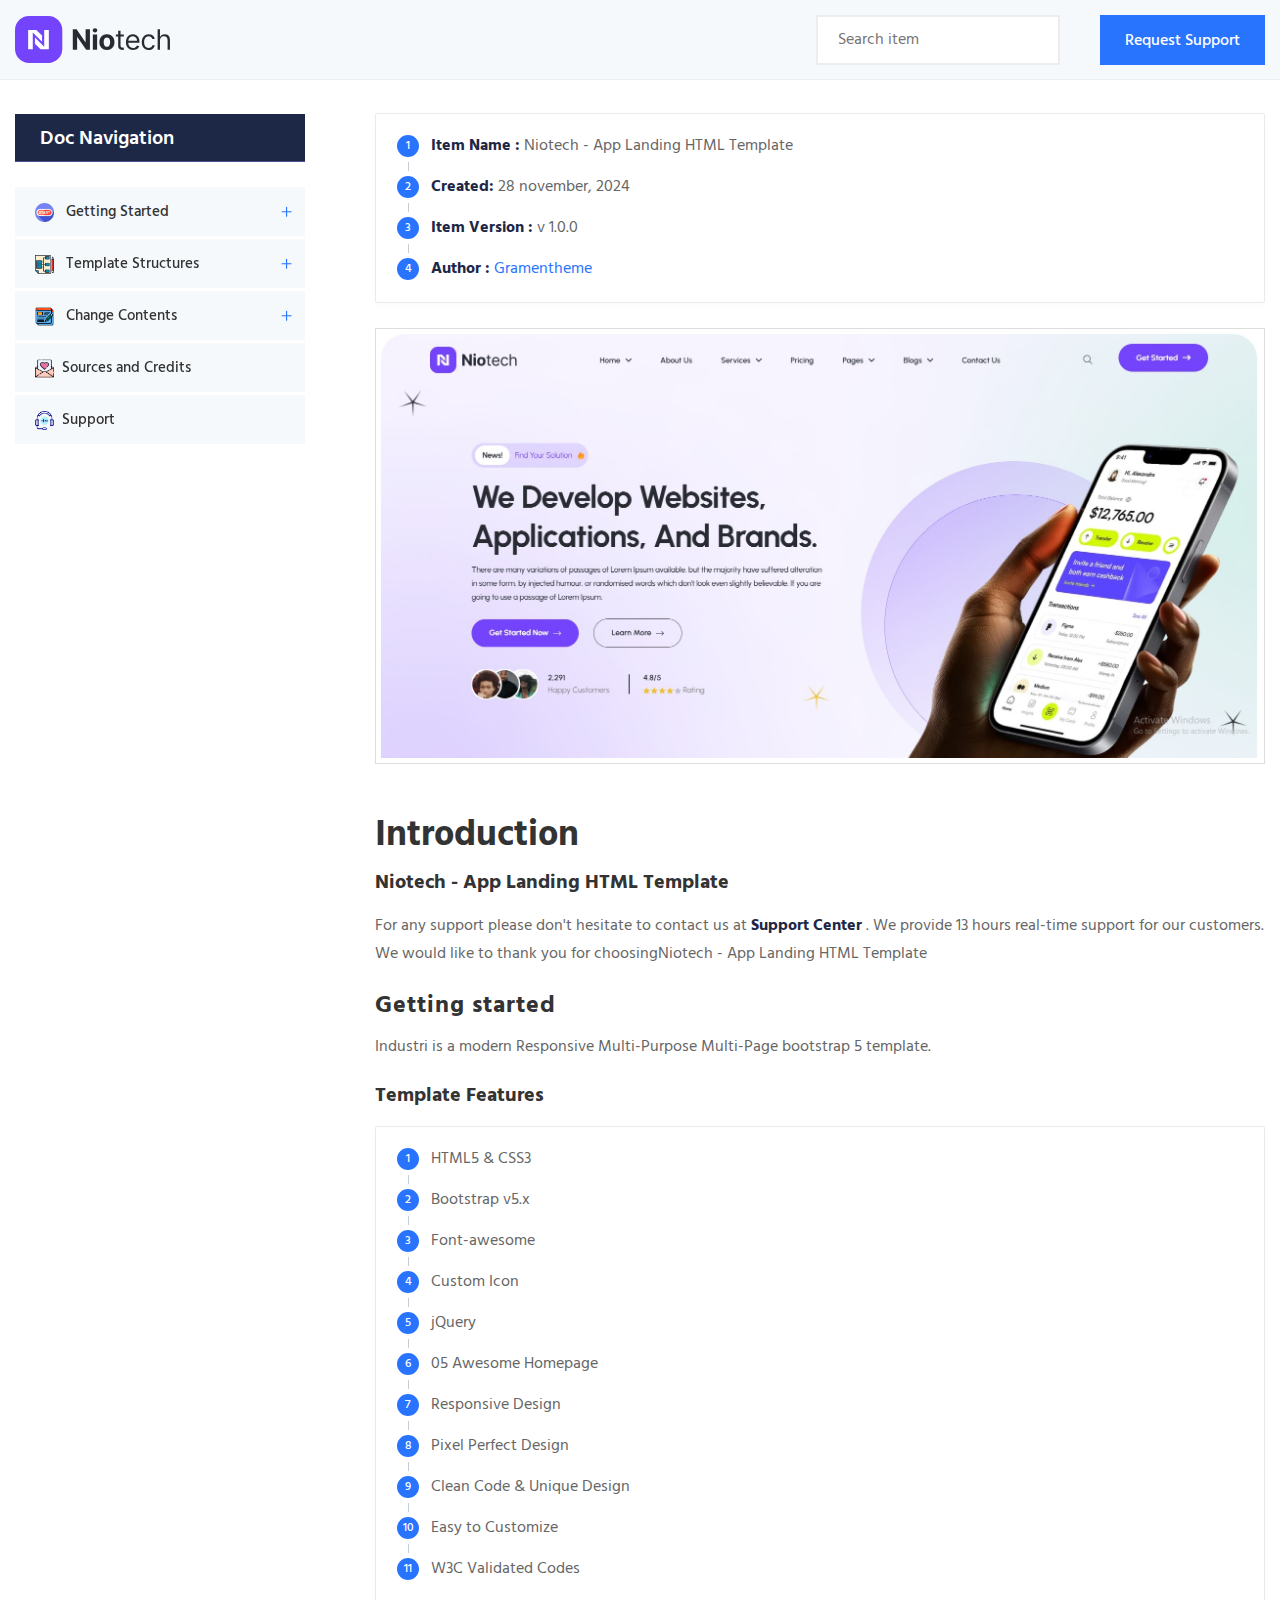
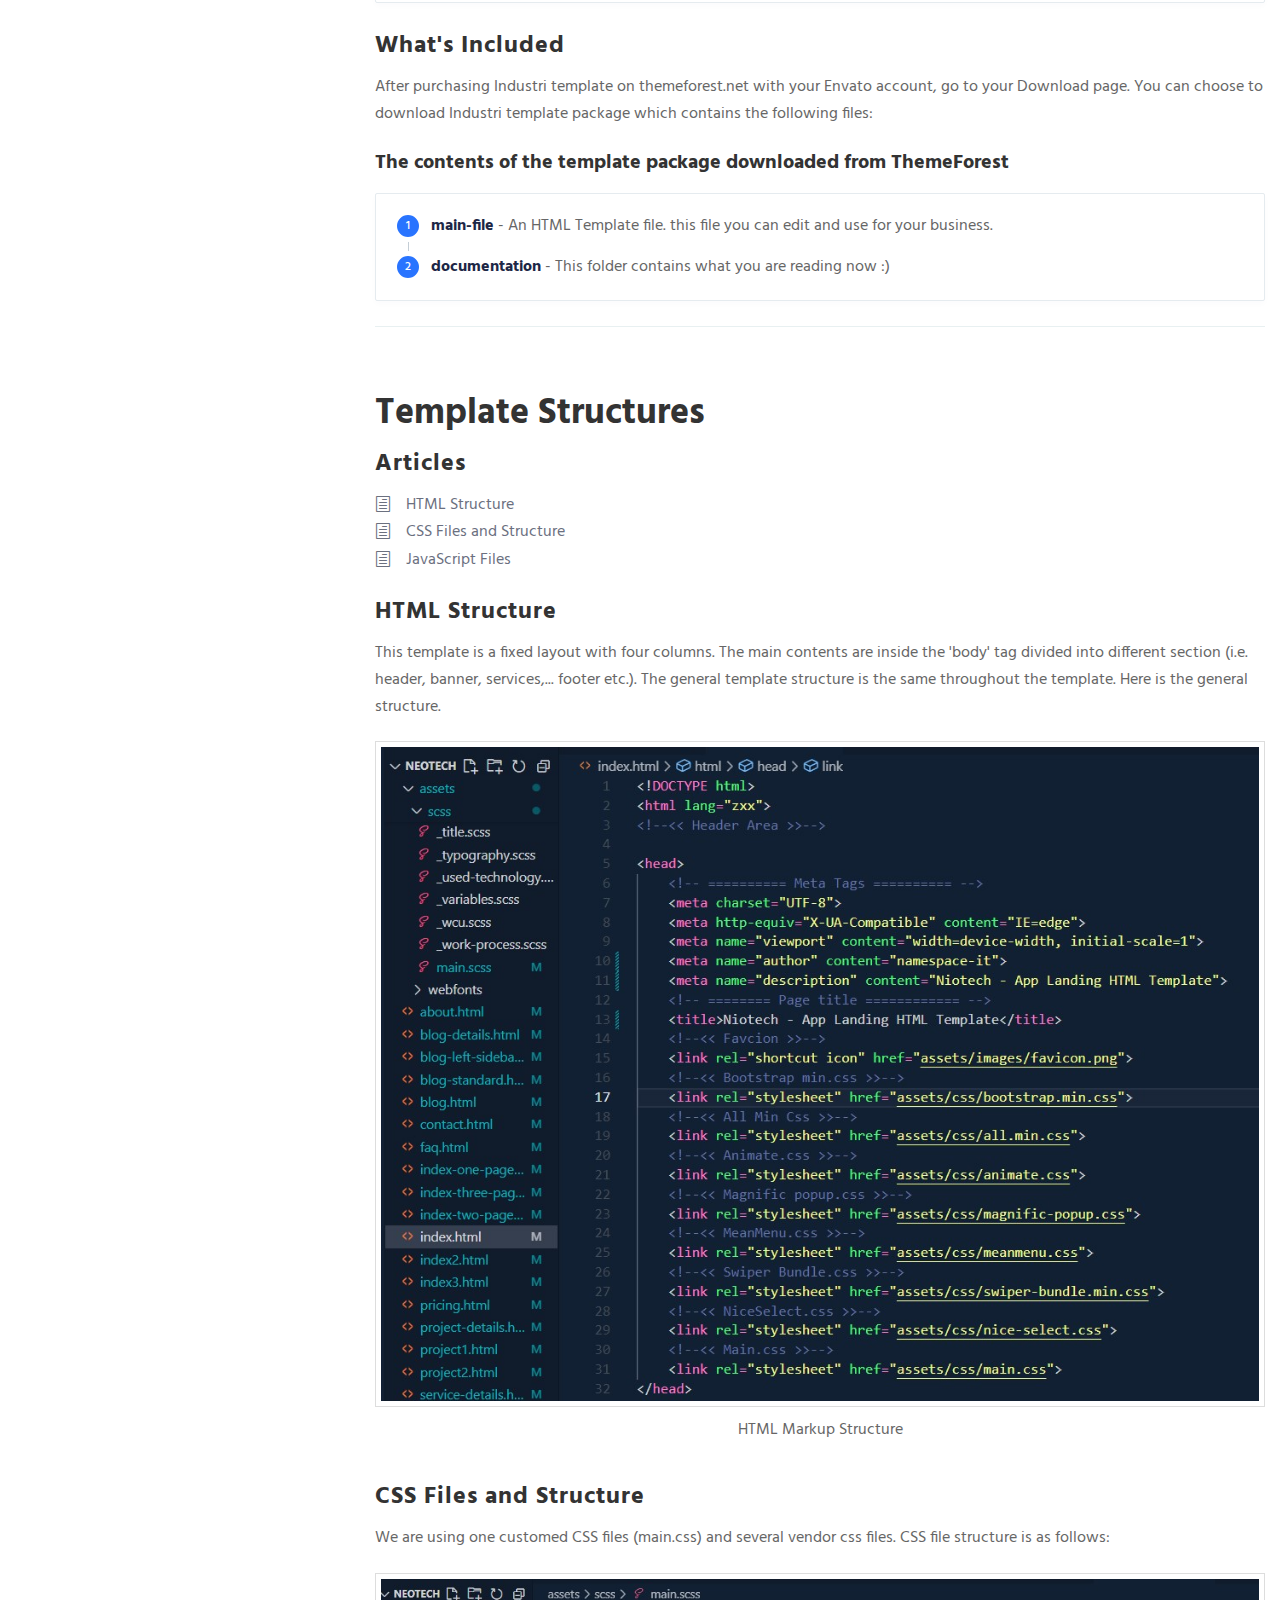
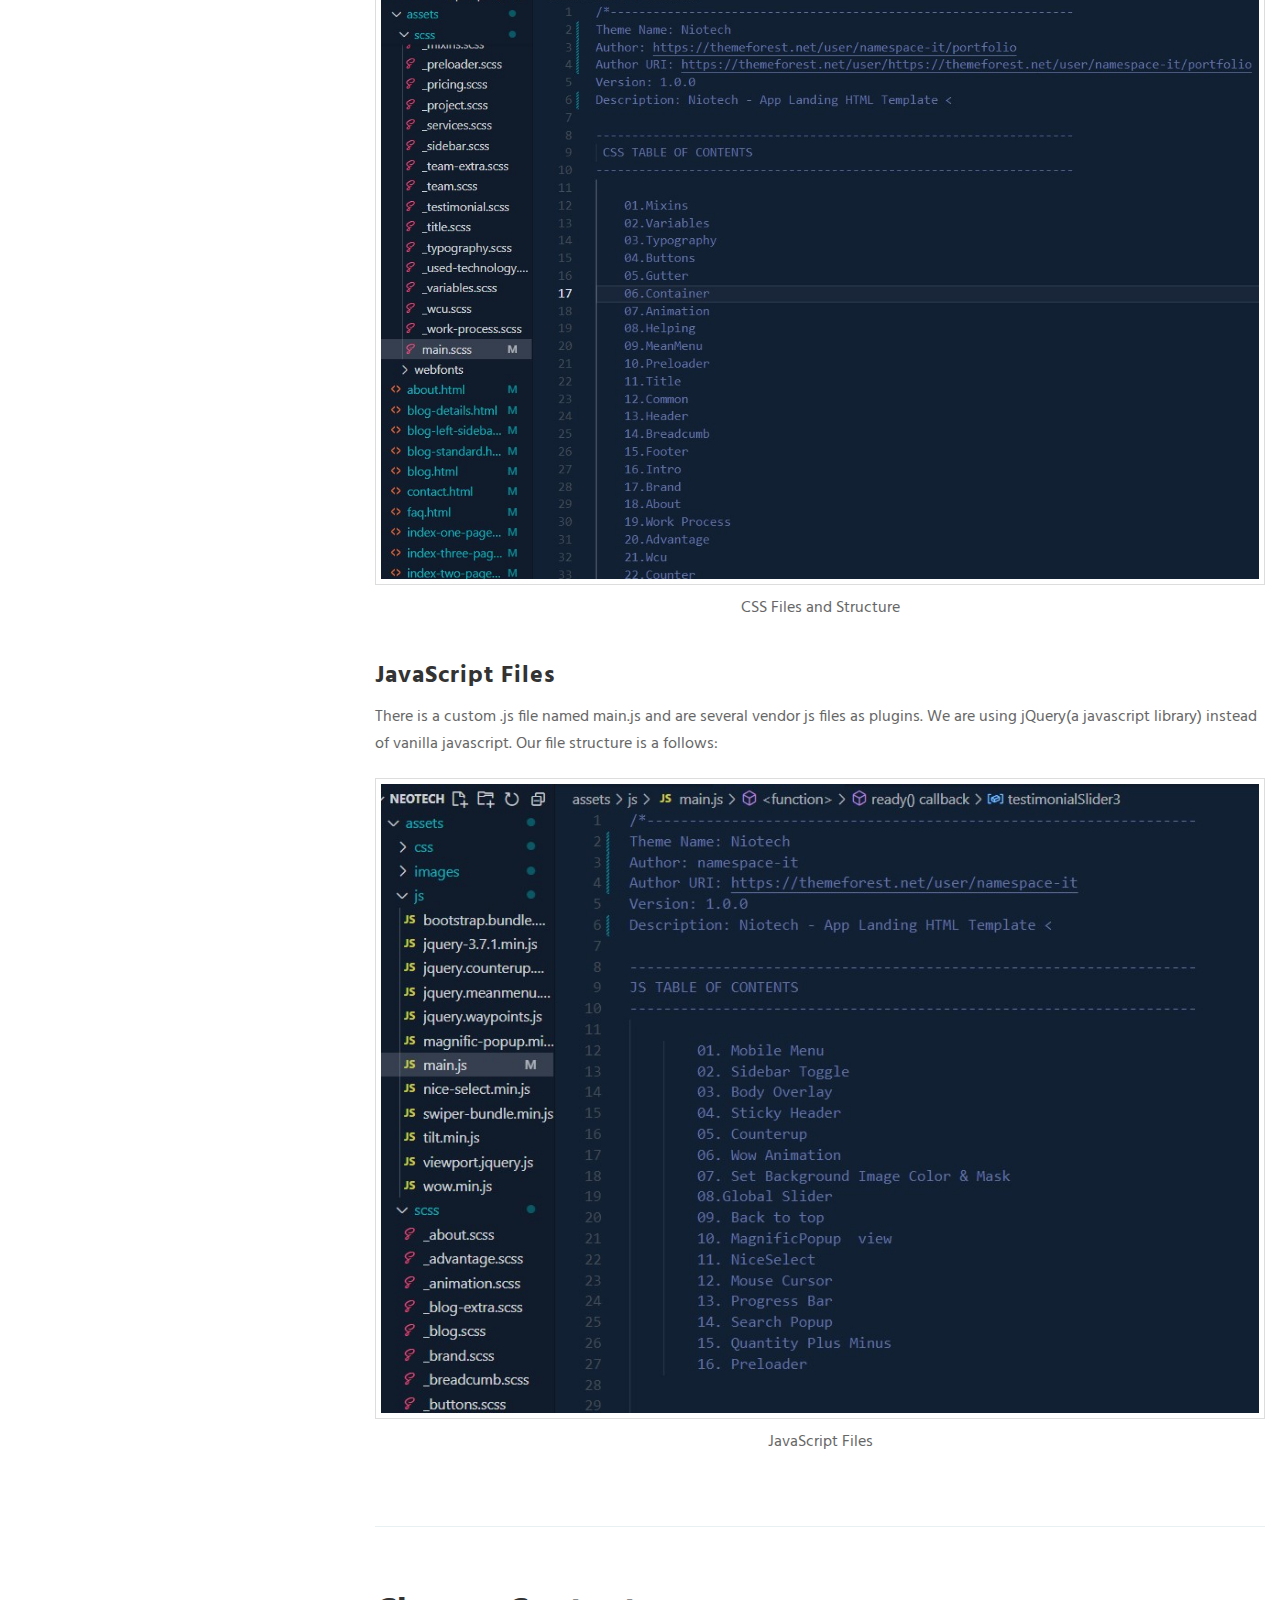
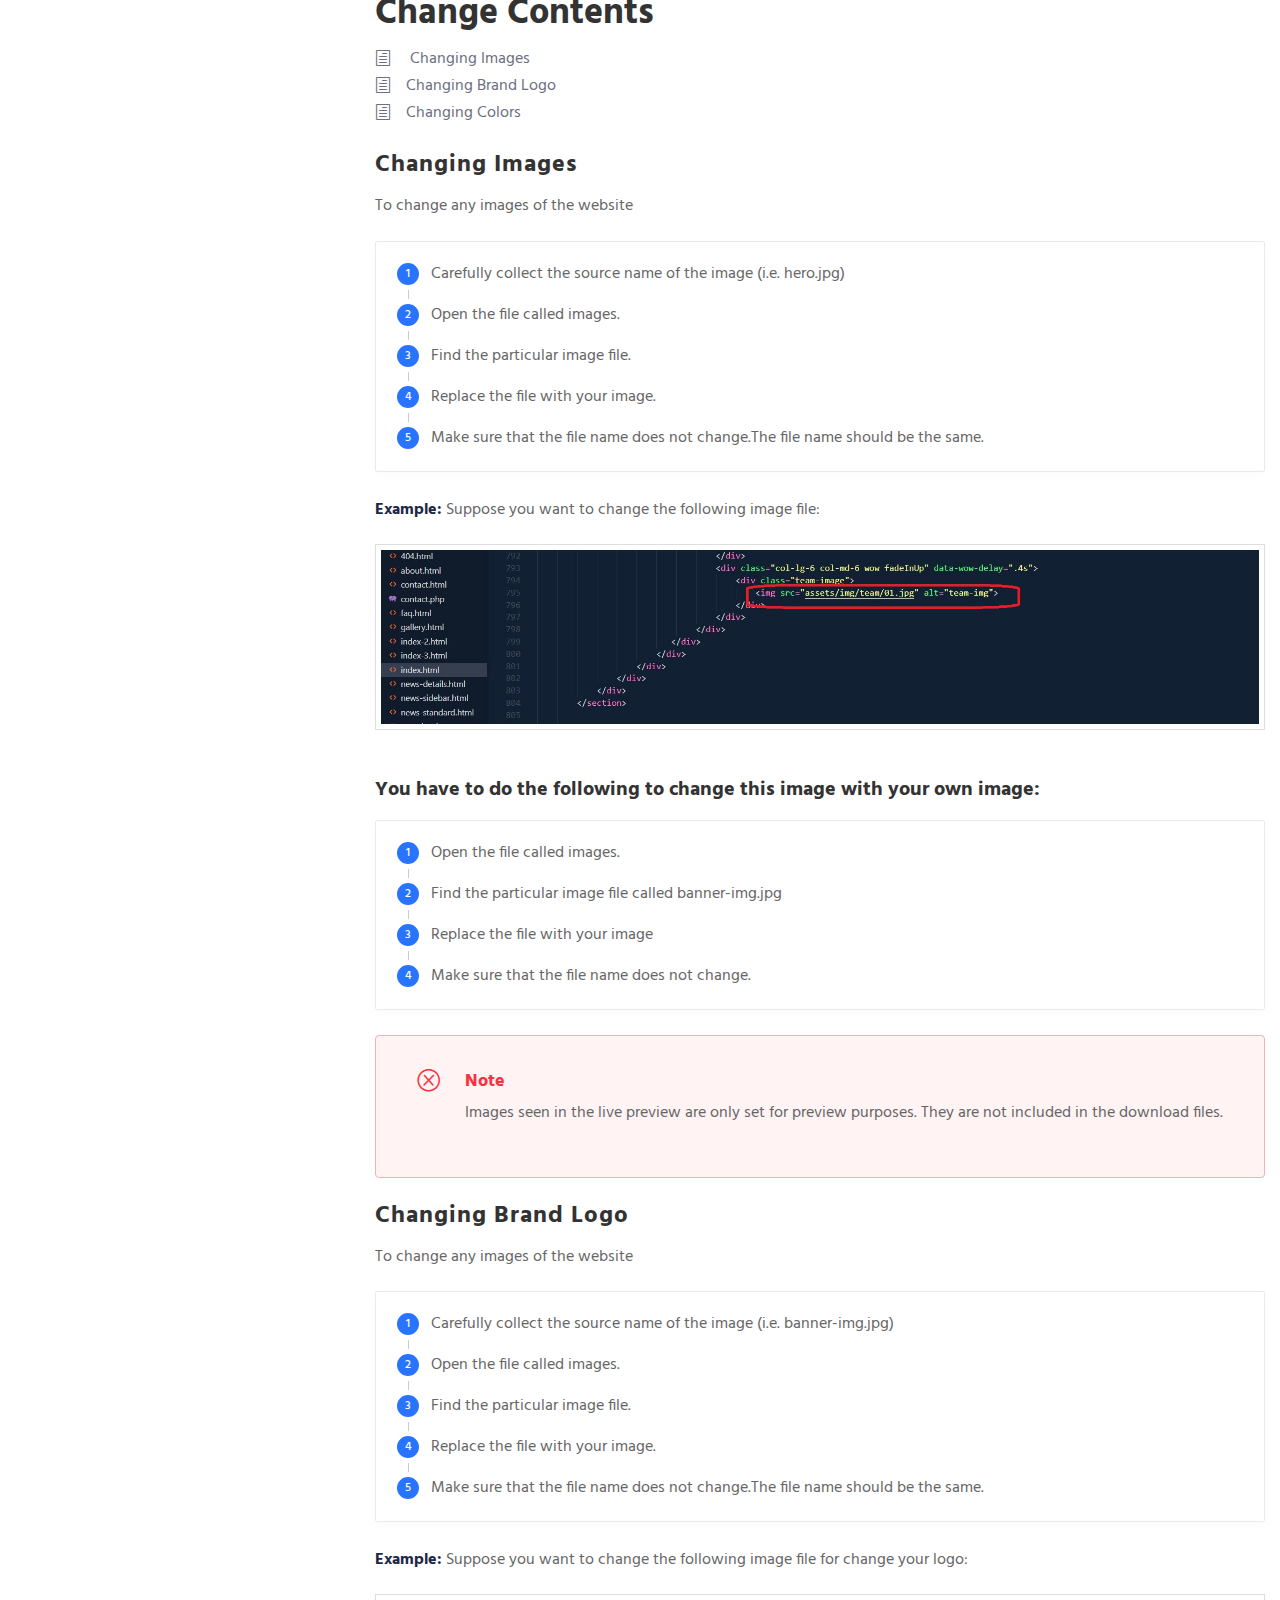
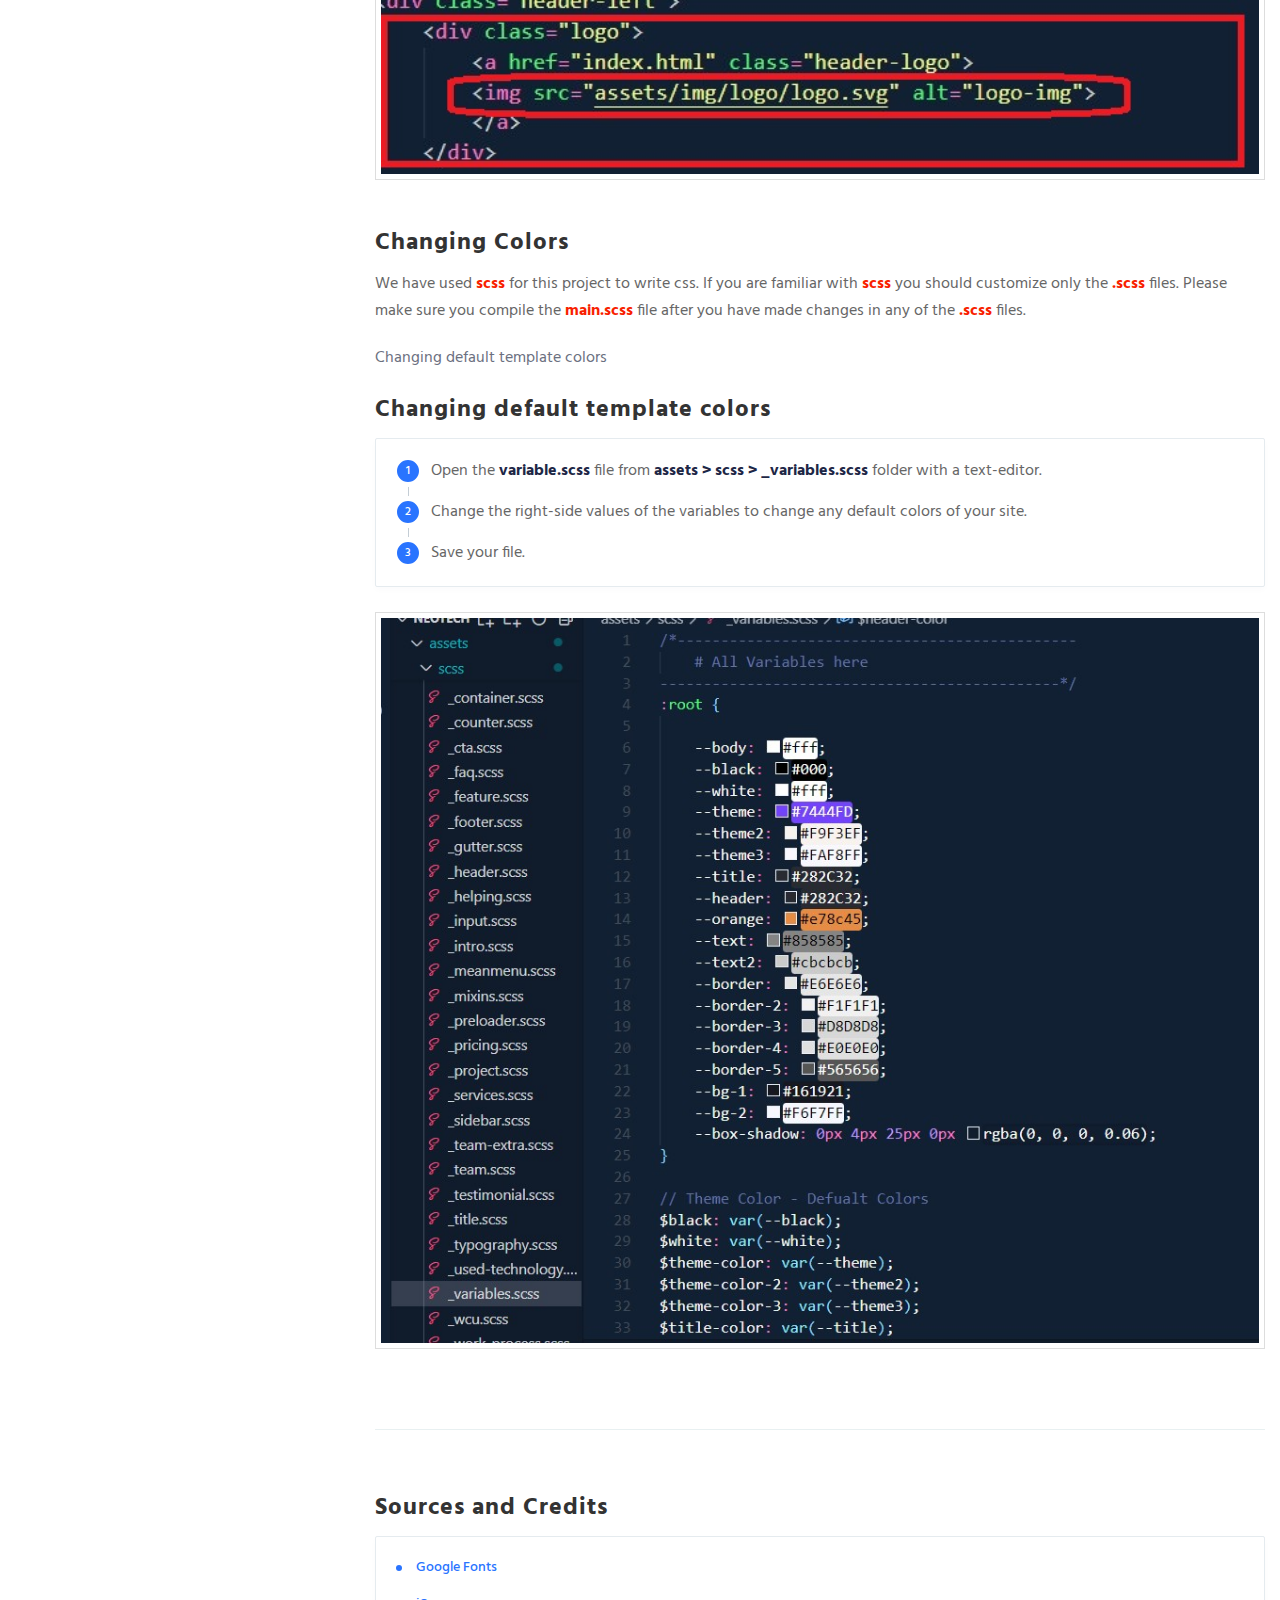
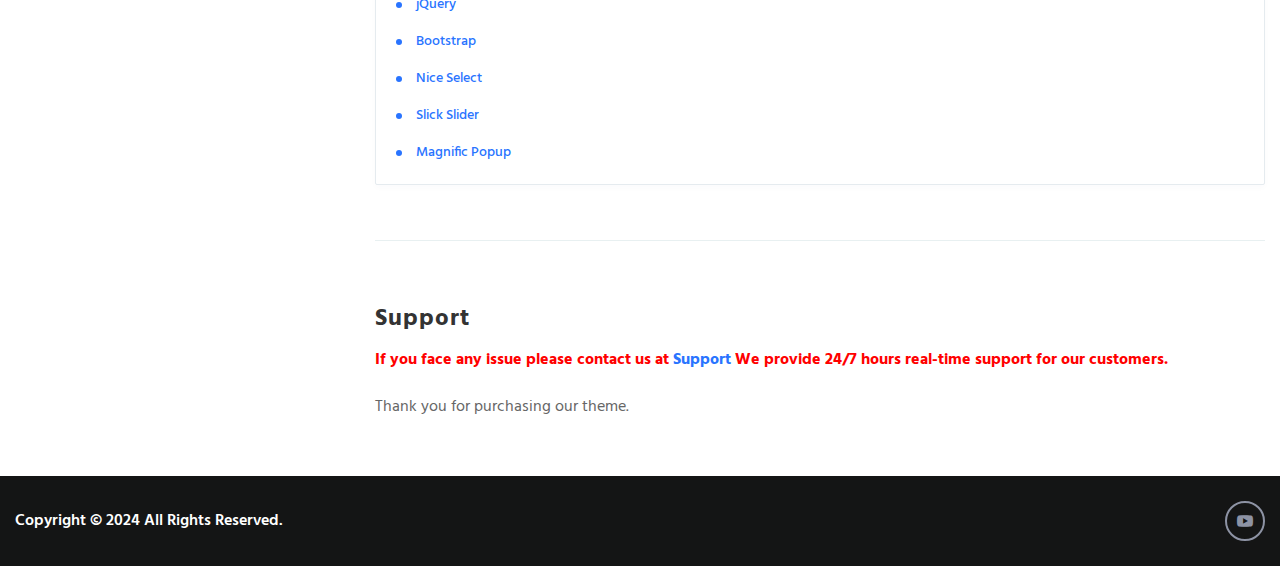
<file: documentation/index.html>
<!DOCTYPE html>
<html class="no-js" lang="zxx">

<head>
    <!-- Basic metas
    ======================================== -->
    <meta charset="utf-8">
    <meta name="author" content="">
    <meta name="description" content="">
    <meta name="keywords" content="">
    <!-- Mobile specific metas
    ======================================== -->
    <meta http-equiv="X-UA-Compatible" content="IE=edge">
    <meta name="viewport" content="width=device-width, initial-scale=1, shrink-to-fit=no">
    <meta property="og:title" content="Documentation">
    <meta property="og:url" content="index.html">
    <!-- Page Title
    ======================================== -->
    <title>Niotech - App Landing HTML Template</title>
    <!-- Favicon -->
    <link rel="shortcut icon" type="image/x-icon" href="assets/images/favicon.png">
    <!-- fonts
	======================================== -->
    <link rel="stylesheet" type="text/css" href="assets/css/elegantFont.css">
    <!-- Bootstrap -->
    <link rel="stylesheet" type="text/css" href="assets/css/vendor/bootstrap.min.css">
    <!-- Custom css -->
    <link rel="stylesheet" type="text/css" href="assets/css/style.css">
    <link rel="stylesheet" type="text/css" href="assets/css/responsive.css">
</head>

<body>
    <!--[if lte IE 9]>
        <p class="browserupgrade">You are using an <strong>outdated</strong> browser. Please <a href="https://browsehappy.com/">upgrade your browser</a> to improve your experience and security.</p>
	<![endif]-->
    <!-- Header starts -->
    <a href="#top" class="back-to-top">
        <i class="fal fa-arrow-up"></i>
    </a>
    <header class="page-header sticky-top" id="top">
        <div class="container">
            <div class="row align-items-center">
                <div class="col-lg-3 col-md-4 col-sm-6 col-6">
                    <div class="logo">
                        <a href="#" class="nav-brand">
                            <img src="assets/images/logo.svg" alt="logo" width="155" height="36">
                        </a>
                    </div>
                </div>
                <div class="col-lg-9 col-md-8 col-sm-6 col-6">
                    <div class="right-part d-flex justify-content-end align-items-center">
                        <form action="#" class="search-form d-none d-lg-block">
                            <div class="input-group">
                                <input type="text" class="search-input" placeholder="Search item">
                            </div>
                        </form>
                        <div class="nav-list">
                            <a class="e-btn d-none d-md-inline-block" href="https://themeforest.net/user/gramentheme/portfolio"
                                target="_blank">Request support</a>
                            <a href="#" class="toggle-navbar">
                                <i class="icon_menu"></i>
                            </a>
                        </div>
                    </div>
                </div>
            </div>
        </div>
        <!-- End of .container -->
    </header>
    <div class="main-content-wrapper">
        <div class="container ">
            <div class="row doc-container">
                <div class="col-xl-3">
                    <aside class="sidebar-navigation sticky-top doc-sidebar">
                        <h3>Doc Navigation</h3>
                        <!-- <nav class="nav">						 -->
                        <ul class="tmain-doc-nav  nav-sidebar doc-nav">
                            <li class="nav-item">
                                <a class="nav-link" href="#getting_started">
                                    <img src="assets/images/icon/start-button.png"> Getting Started
                                </a>
                                <span class="icon">
                                    <i class="icon_plus"></i>
                                    <i class="icon_minus-06"></i>
                                </span>
                                <ul class="submenu dropdown_nav">
                                    <li class="nav-item">
                                        <a class="nav-link" href="#introduction">Introduction</a>
                                    </li>
                                    <li class="nav-item">
                                        <a class="nav-link" href="#what_included">What's Included</a>
                                    </li>
                                </ul>
                            </li>
                            <li class="nav-item">
                                <a class="nav-link" href="#template">
                                    <img src="assets/images/icon/hierarchical-structure.png"> Template Structures
                                </a>
                                <span class="icon">
                                    <i class="icon_plus"></i>
                                    <i class="icon_minus-06"></i>
                                </span>
                                <ul class="submenu dropdown_nav">
                                    <li class="nav-item">
                                        <a class="nav-link" href="#html">HTML Structure</a>
                                    </li>
                                    <li class="nav-item">
                                        <a class="nav-link" href="#css">CSS Files and Structure</a>
                                    </li>
                                    <li class="nav-item">
                                        <a class="nav-link" href="#javascript">Javascript Files</a>
                                    </li>
                                </ul>
                            </li>
                            <li class="nav-item">
                                <a class="nav-link" href="#change_content">
                                    <img src="assets/images/icon/writer.png"> Change Contents
                                </a>
                                <span class="icon">
                                    <i class="icon_plus"></i>
                                    <i class="icon_minus-06"></i>
                                </span>
                                <ul class="submenu dropdown_nav">
                                    <li class="sub-nav nav-item ">
                                        <a class="nav-link" href="#change_img">Changing Images</a>
                                    </li>
                                    <li class="nav-item">
                                        <a class="nav-link" href="#change_logo">Changing Brand Logo</a>
                                    </li>
                                    <li class="nav-item">
                                        <a class="nav-link" href="#change_color">Changing Colors</a>
                                    </li>
                                </ul>
                            </li>
                            <li class="nav-item">
                                <a class="nav-link" href="#source">
                                    <img src="assets/images/icon/love-letter.png">Sources and Credits
                                </a>
                            </li>
                            <li class="nav-item">
                                <a class="nav-link" href=" https://themeforest.net/user/gramentheme/portfolio">
                                    <img src="assets/images/icon/headphone.png">Support
                                </a>
                            </li>
                        </ul>
                        <!-- </nav> -->
                    </aside>
                </div>
                <div class="col-xl-9 col-lg-12">
                    <div class="main-content">
                        <main class="main">
                            <div class="filterable-wrapper">
                                <article id="getting_started" class="section-main doc-section">
                                    <div class="steps-panel">
                                        <ol class="ordered-list">
                                            <li>
                                                <strong>Item Name :</strong>
                                               Niotech - App Landing HTML Template
                                            </li>
                                            <li>
                                                <strong>Created:</strong>
                                                28 november, 2024
                                            </li>
                                            <li>
                                                <strong>Item Version :</strong> v 1.0.0
                                            </li>
                                            <li>
                                                <strong>Author :</strong>
                                                <a href="https://themeforest.net/user/gramentheme/portfolio"
                                                    target="_blank">Gramentheme</a>
                                            </li>
                                        </ol>
                                    </div>
                                    <figure>
                                        <img class="max-100" src="assets/images/07.jpg" alt="image">
                                    </figure>
                                    <section id="introduction">
                                        <h2>Introduction</h2>
                                        <h4 class="title">Niotech - App Landing HTML Template</h4>
                                        <div class="top-support">For any support please don't hesitate to contact us at
                                            <a href="https://themeforest.net/user/namespace-it/portfolio">
                                                <b>Support Center</b>
                                            </a>. We provide 13 hours real-time support for our customers.
                                        </div>
                                        <p>We would like to thank you for choosingNiotech - App Landing HTML Template</p>
                                    </section>
                                    <!-- End of #getting_started -->
                                    <section id="requirements">
                                        <h3>Getting started</h3>
                                        <p>Industri is a modern Responsive Multi-Purpose Multi-Page bootstrap 5 template.
                                        </p>
                                        <h4>Template Features</h4>
                                        <div class="steps-panel">
                                            <ul class="ordered-list">
                                                <li>HTML5 &amp; CSS3</li>
                                                <li>Bootstrap v5.x</li>
                                                <li>Font-awesome</li>
                                                <li>Custom Icon</li>
                                                <li>jQuery</li>
                                                <li>05 Awesome Homepage</li>
                                                <li>Responsive Design</li>
                                                <li>Pixel Perfect Design</li>
                                                <li>Clean Code &amp; Unique Design</li>
                                                <li>Easy to Customize</li>
                                                <li>W3C Validated Codes</li>
                                            </ul>
                                        </div>
                                    </section>
                                    <!-- End of #requirements -->
                                    <section id="what_included">
                                        <h3>What's Included</h3>
                                        <p>
                                            After purchasing Industri template on themeforest.net with your Envato
                                            account, go to your
                                            Download page. You can choose to download Industri template package which
                                            contains the following files:
                                        </p>
                                        <h4>The contents of the template package downloaded from ThemeForest</h4>
                                        <div class="steps-panel">
                                            <ul class="ordered-list">
                                                <li>
                                                    <strong>main-file</strong> - An HTML Template file. this file you
                                                    can edit and use for your business.
                                                </li>
                                                <li>
                                                    <strong>documentation</strong> - This folder contains what you are
                                                    reading now :)
                                                </li>
                                            </ul>
                                        </div>
                                    </section>
                                    <!-- End of #what_included -->
                                </article>
                                <article id="template" class="section-main doc-section">
                                    <section>
                                        <h2>Template Structures</h2>
                                        <h3>Articles</h3>
                                        <ul class="list-unstyled article_list tag_list">
                                            <li>
                                                <a href="#html">
                                                    <i class="icon_document_alt"></i>HTML Structure
                                                </a>
                                            </li>
                                            <li>
                                                <a href="#css">
                                                    <i class="icon_document_alt"></i>CSS Files and Structure
                                                </a>
                                            </li>
                                            <li>
                                                <a href="#javascript">
                                                    <i class="icon_document_alt"></i>JavaScript Files
                                                </a>
                                            </li>
                                        </ul>
                                    </section>
                                    <!-- End of #installation -->
                                    <section id="html">
                                        <h3>HTML Structure</h3>
                                        <p>This template is a fixed layout with four columns. The main contents are
                                            inside the 'body' tag divided into different section (i.e. header, banner,
                                            services,... footer etc.). The general template structure is the same
                                            throughout the template. Here is the general structure.</p>
                                        <figure>
                                            <img src="assets/images/02.jpg" alt="3.1.1" class="doc-image">
                                            <figcaption class="text-center">HTML Markup Structure</figcaption>
                                        </figure>
                                    </section>
                                    <!-- End of #installation -->
                                    <section id="css">
                                        <h3>CSS Files and Structure</h3>
                                        <p>We are using one customed CSS files (main.css) and several vendor css files.
                                            CSS file structure is as follows:</p>
                                        <figure>
                                            <img src="assets/images/01.jpg" alt="3.1.1" class="doc-image">
                                            <figcaption class="text-center">CSS Files and Structure</figcaption>
                                        </figure>
                                    </section>
                                    <!-- End of #using_theme_uploader -->
                                    <section id="javascript">
                                        <h3>JavaScript Files</h3>
                                        <p>There is a custom .js file named main.js and are several vendor js files as
                                            plugins. We are using jQuery(a javascript library) instead of vanilla
                                            javascript. Our file structure is a follows:</p>
                                        <figure>
                                            <img src="assets/images/03.jpg" alt="3.1.1" class="doc-image">
                                            <figcaption class="text-center">JavaScript Files</figcaption>
                                        </figure>
                                    </section>
                                    <!-- End of #using_ftp_uploader -->
                                </article>
                                <article id="change_content" class="section-main doc-section">
                                    <section>
                                        <h2>Change Contents</h2>
                                        <ul class="list-unstyled article_list tag_list">
                                            <li>
                                                <a href="#change_img">
                                                    <i class="icon_document_alt"></i>
                                                    Changing
                                                    Images
                                                </a>
                                            </li>
                                            <li>
                                                <a href="#bran_logo">
                                                    <i class="icon_document_alt"></i>Changing Brand Logo
                                                </a>
                                            </li>
                                            <li>
                                                <a href="#change_color">
                                                    <i class="icon_document_alt"></i>Changing Colors
                                                </a>
                                            </li>
                                        </ul>
                                    </section>
                                    <!-- End of #section-4 -->
                                    <section id="change_img">
                                        <h3>Changing Images</h3>
                                        <p>To change any images of the website</p>
                                        <div class="steps-panel">
                                            <ol class="ordered-list">
                                                <li>
                                                    Carefully collect the source name of the image (i.e. hero.jpg)
                                                </li>
                                                <li>Open the file called images.</li>
                                                <li>Find the particular image file.</li>
                                                <li>Replace the file with your image.</li>
                                                <li>
                                                    Make sure that the file name does not change.The file name should be
                                                    the same.
                                                </li>
                                            </ol>
                                        </div>
                                        <p>
                                            <strong>Example:</strong>
                                            Suppose you want to change the following image
                                            file:
                                        </p>
                                        <figure>
                                            <img src="assets/images/05.jpg" alt="4.1.1" class="doc-image">
                                        </figure>
                                        <h4>You have to do the following to change this image with your own image:</h4>
                                        <div class="steps-panel">
                                            <ol class="ordered-list">
                                                <li>Open the file called images.</li>
                                                <li>Find the particular image file called banner-img.jpg</li>
                                                <li>Replace the file with your image</li>
                                                <li>Make sure that the file name does not change.</li>
                                            </ol>
                                        </div>
                                        <div class="alert media message_alert alert-danger fade show" role="alert">
                                            <i class="icon_close_alt2"></i>
                                            <div class="media-body">
                                                <h5>Note</h5>
                                                <p>Images seen in the live preview are only set for preview purposes.
                                                    They are not included in the download files.</p>
                                            </div>
                                        </div>
                                    </section>
                                    <section id="bran_logo">
                                        <h3>Changing Brand Logo</h3>
                                        <p>To change any images of the website</p>
                                        <div class="steps-panel">
                                            <ol class="ordered-list">
                                                <li>
                                                    Carefully collect the source name of the image (i.e.
                                                    banner-img.jpg)
                                                </li>
                                                <li>Open the file called images.</li>
                                                <li>Find the particular image file.</li>
                                                <li>Replace the file with your image.</li>
                                                <li>
                                                    Make sure that the file name does not change.The file name
                                                    should be the same.
                                                </li>
                                            </ol>
                                        </div>
                                        <p>
                                            <strong>Example:</strong>
                                            Suppose you want to change the following
                                            image file for change your logo:
                                        </p>
                                        <figure>
                                            <img src="assets/images/04.jpg" alt="4.1.1" class="doc-image">
                                        </figure>
                                    </section>
                                    <!-- End of #section-4 -->
                                    <section id="change_color">
                                        <h3>Changing Colors</h3>
                                        <p>We have used
                                            <strong style="color: #f81f01;">scss</strong>
                                            for this project to write css. If
                                            you are familiar with
                                            <strong style="color: #f81f01;">scss</strong>
                                            you should customize
                                            only the
                                            <strong style="color: #f81f01;">.scss</strong>
                                            files. Please make sure you compile
                                            the
                                            <strong style="color: #f81f01;">main.scss</strong>
                                            file after you have made changes in
                                            any of the
                                            <strong style="color: #f81f01;">.scss</strong> files.
                                        </p>
                                        <ul class="list-unstyled article_list tag_list rn-list">
                                            <li>
                                                <a href="#changedefaultcolor">
                                                    Changing default template
                                                    colors
                                                </a>
                                            </li>
                                        </ul>
                                        <h3>Changing default template colors</h3>
                                        <div class="steps-panel">
                                            <ol class="ordered-list">
                                                <li>Open the
                                                    <strong>variable.scss</strong> file from
                                                    <strong>
                                                        assets &gt; scss &gt;
                                                         _variables.scss
                                                    </strong> folder with a text-editor.
                                                </li>
                                                <li>
                                                    Change the right-side values of the variables to change any default
                                                    colors of your
                                                    site.
                                                </li>
                                                <li>Save your file.</li>
                                            </ol>
                                        </div>
                                        <figure>
                                            <img src="assets/images/06.jpg" alt="4.1.1" class="doc-image">
                                        </figure>
                                    </section>
                                </article>
                                <article id="source" class="section-main doc-section">
                                    <section id="section-4-3">
                                        <h3>Sources and Credits</h3>
                                        <ul class=" single_list">
                                            <li>
                                                <a target="_blank" href="https://fonts.google.com/">Google Fonts</a>
                                            </li>
                                            <li>
                                                <a target="_blank" href="https://jquery.com/">jQuery</a>
                                            </li>
                                            <li>
                                                <a target="_blank" href="https://getbootstrap.com/">Bootstrap</a>
                                            </li>
                                            <li>
                                                <a target="_blank"
                                                    href="https://github.com/hernansartorio/jquery-nice-select">Nice
                                                    Select</a>
                                            </li>
                                            <li>
                                                <a target="_blank" href="https://github.com/kenwheeler/slick/">Slick
                                                    Slider</a>
                                            </li>
                                            <li>
                                                <a target="_blank"
                                                    href="https://github.com/dimsemenov/Magnific-Popup">Magnific
                                                    Popup</a>
                                            </li>
                                        </ul>
                                    </section>
                                </article>
                                <article id="change_content" class="section-main doc-section">
                                    <section id="support">
                                        <h3>Support</h3>
                                        <p style="color:red;font-weight:bold;">
                                            If you face any issue please contact us at
                                            <a href="mailto:gramen.theme@gmail.com">Support</a> We provide 24/7
                                            hours real-time support for our customers.
                                        </p>
                                        <p>Thank you for purchasing our theme.</p>
                                        <p class="mt50"></p>
                                    </section>
                                </article>
                                <!-- End of #getting_started1-4 -->
                            </div>
                            <!-- End of .filterable-wrapper -->
                        </main>
                    </div>
                </div>
            </div>
            <!-- End of .main-content -->
        </div>
        <!-- End of .container -->
    </div>
    <!-- End of .main-content -->
    <footer class="tp-footer">
        <div class="container">
            <div class="row align-items-center">
                <div class="col-md-8">
                    <div class="page-footer">
                        <p>Copyright © 2024 All Rights Reserved.</p>
                    </div>
                </div>
                <div class="col-md-4">
                    <div class="social-footer text-md-right">
                        <a href="index.html">
                            <i class="social_youtube"></i>
                        </a>
                    </div>
                </div>
            </div>
        </div>
    </footer>
    <!-- End of .page-footer -->
    <!-- Javascripts
		======================================= -->
    <!-- jQuery -->
    <script src="assets/js/vendor/jquery.min.js"></script>
    <script src="assets/js/vendor/jquery-migrate.min.js"></script>
    <script src="assets/js/vendor/bootstrap.bundle.min.js"></script>
    <!-- jQuery Easing Plugin -->
    <script src="assets/js/vendor/easing-1.3.js"></script>
    <!-- Custom Script -->
    <script src="assets/js/onpage-menu.js"></script>
    <script src="assets/js/main.js"></script>
</body>

</html>
</file>
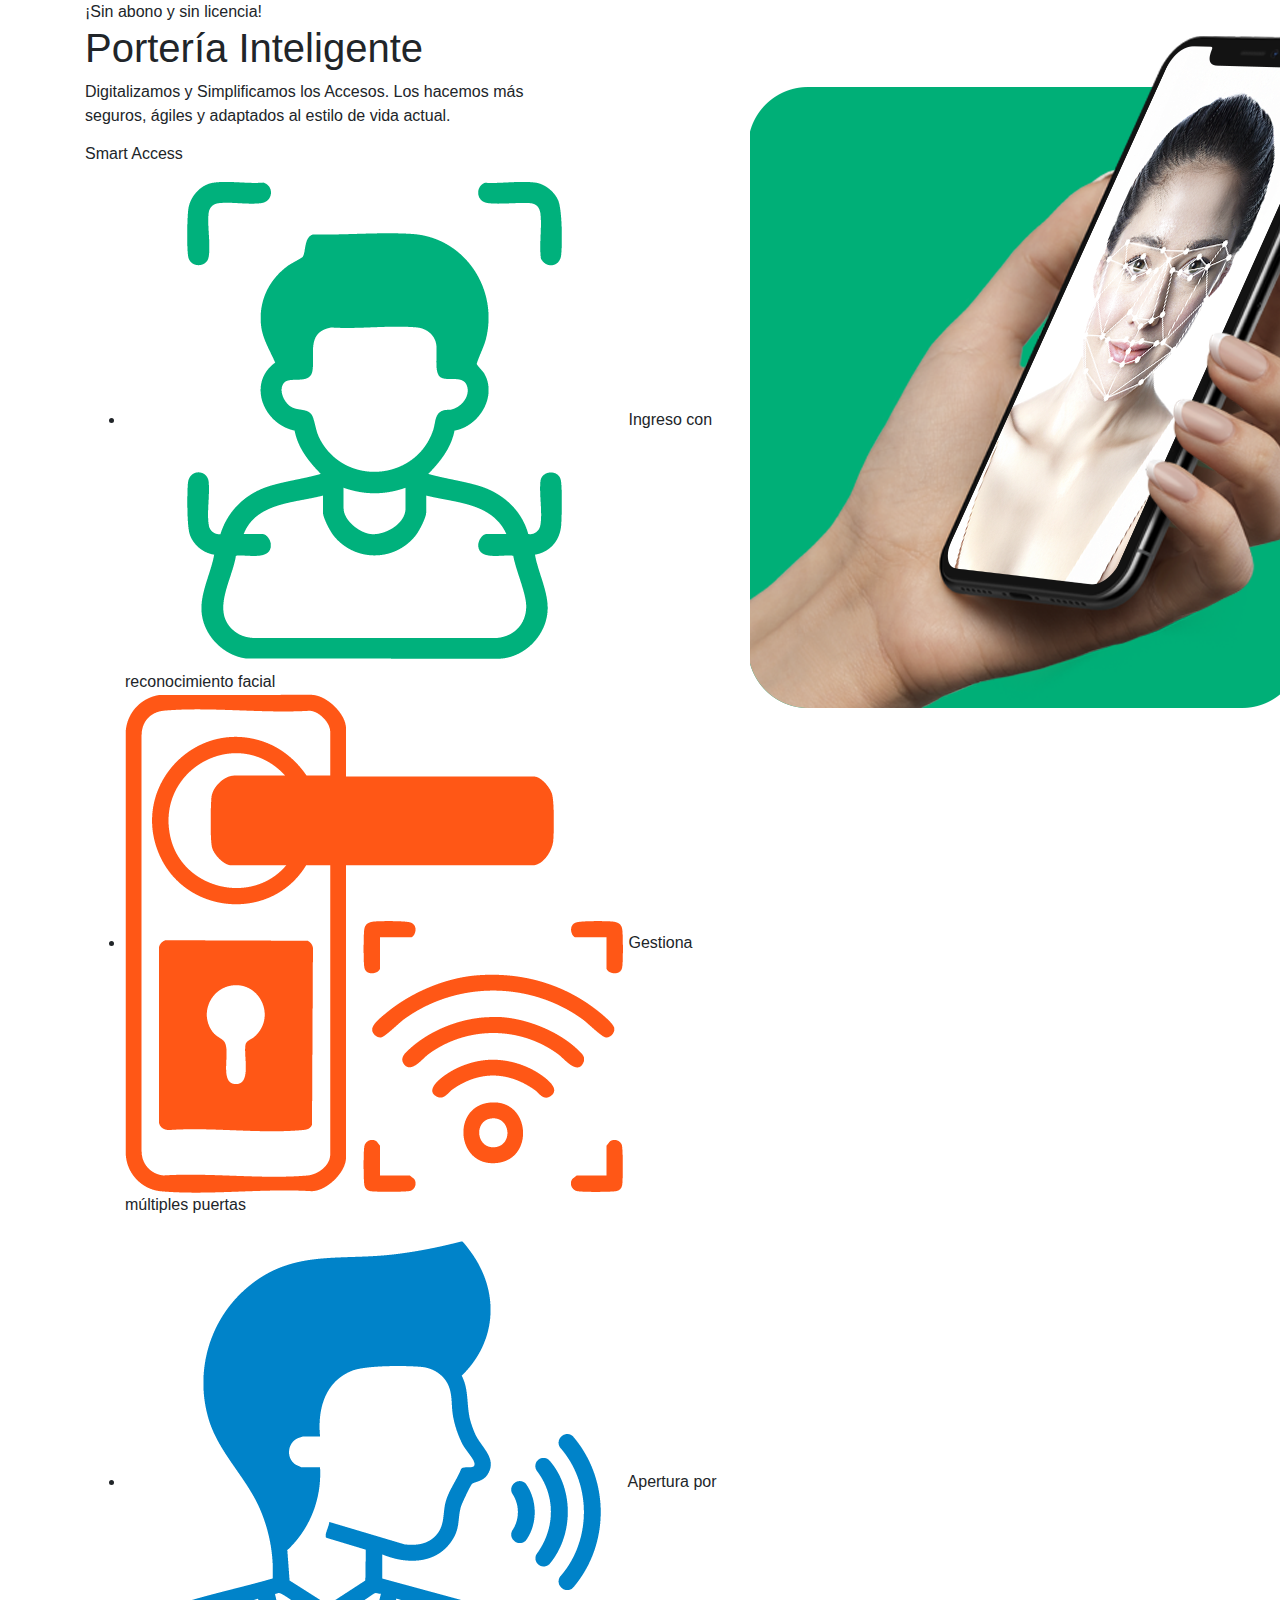
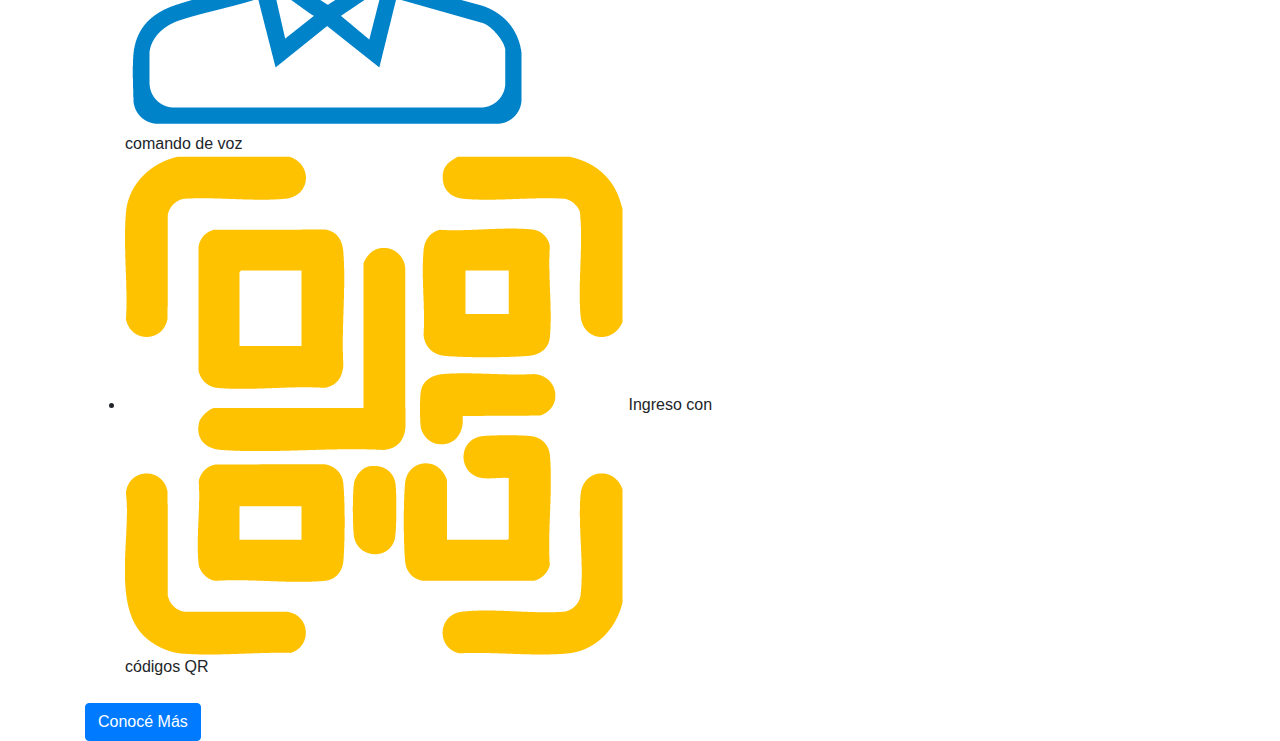
<file: estructura_resuelta.html>
<!DOCTYPE html>
<html lang="es">
<head>
    <meta charset="UTF-8">
    <meta name="viewport" content="width=device-width, initial-scale=1.0">
    <title>Portería Inteligente</title>
    <link rel="stylesheet" href="https://stackpath.bootstrapcdn.com/bootstrap/4.5.2/css/bootstrap.min.css">
    <style>
        .phone-image { display: none; }
        .phone-image.active { display: block; }
    </style>
</head>
<body>
    <div class="container">
        <div class="row">
            <div class="col-xl-7 order-2 order-xl-1">
                <div class="intro-content">
                    <div class="intro-section-title">
                        <div class="intro-subtitle">¡Sin abono y sin licencia!</div>
                        <h1 class="intro-title">Portería Inteligente</h1>
                        <p class="intro-desc">
                            Digitalizamos y Simplificamos los Accesos. Los hacemos más <br>
                            seguros, ágiles y adaptados al estilo de vida actual.
                        </p>
                    </div>
                    <div class="smart-access-box">
                        <h6>Smart Access</h6>
                        <div class="smart-access-columns">
                            <ul class="smart-access-list">
                                <li data-target="img-facial">
                                    <img src="assets/images/l2b/icons/icon_escaneo-facial.png" alt="Icono 1">
                                    Ingreso con reconocimiento facial
                                </li>
                                <li data-target="img-puertas">
                                    <img src="assets/images/l2b/icons/icon_puerta-inteligente.png" alt="Icono 2">
                                    Gestiona múltiples puertas
                                </li>
                            </ul>
                            <ul class="smart-access-list">
                                <li data-target="img-voz">
                                    <img src="assets/images/l2b/icons/icon_comando-de-voz.png" alt="Icono 3">
                                    Apertura por comando de voz
                                </li>
                                <li data-target="img-qr">
                                    <img src="assets/images/l2b/icons/icon_codigo-qr.png" alt="Icono 4">
                                    Ingreso con códigos QR
                                </li>
                            </ul>
                        </div>
                    </div>

                    <!-- Imagen del celular SOLO para mobile -->
                    <div class="intro-thumb d-block d-xl-none mt-4">
                        <div class="phone-images-container">
                            <img id="img-facial-m" class="phone-image active" src="assets/images/l2b/Mockup/Reconocimiento facial.png" alt="Facial">
                            <img id="img-puertas-m" class="phone-image" src="assets/images/l2b/Mockup/Control de acceso.png" alt="Puertas">
                            <img id="img-voz-m" class="phone-image" src="assets/images/l2b/Mockup/Apertura por comando de voz.png" alt="Voz">
                            <img id="img-qr-m" class="phone-image" src="assets/images/l2b/Mockup/QR (1).png" alt="QR">
                        </div>
                    </div>

                    <div class="btn-wrapper style1 mt-4">
                        <a class="theme-btn btn btn-primary" href="#contacto">Conocé Más</a>
                    </div>
                </div>
            </div>

            <div class="col-xl-5 order-2 order-xl-2">
                <div class="intro-thumb position-relative d-none d-xl-block">
                    <div class="phone-images-container">
                        <img id="img-facial" class="phone-image active" src="assets/images/l2b/Mockup/Reconocimiento facial.png" alt="Facial">
                        <img id="img-puertas" class="phone-image" src="assets/images/l2b/Mockup/Control de acceso.png" alt="Puertas">
                        <img id="img-voz" class="phone-image" src="assets/images/l2b/Mockup/Apertura por comando de voz.png" alt="Voz">
                        <img id="img-qr" class="phone-image" src="assets/images/l2b/Mockup/QR (1).png" alt="QR">
                    </div>
                </div>
            </div>
        </div>
    </div>

    <script>
        document.addEventListener("DOMContentLoaded", function () {
            const items = document.querySelectorAll(".smart-access-list li");

            function isMobile() {
                return window.innerWidth < 1200; // Bootstrap xl breakpoint
            }

            items.forEach((item) => {
                item.addEventListener("click", function () {
                    items.forEach((el) => el.classList.remove("active"));
                    this.classList.add("active");

                    const baseId = this.getAttribute("data-target");
                    const targetId = isMobile() ? baseId + "-m" : baseId;

                    const allImages = document.querySelectorAll(".phone-image");
                    allImages.forEach((img) => img.classList.remove("active"));

                    const targetImg = document.getElementById(targetId);
                    if (targetImg) {
                        targetImg.classList.add("active");
                    }
                });
            });
        });
    </script>
</body>
</html>
</file>
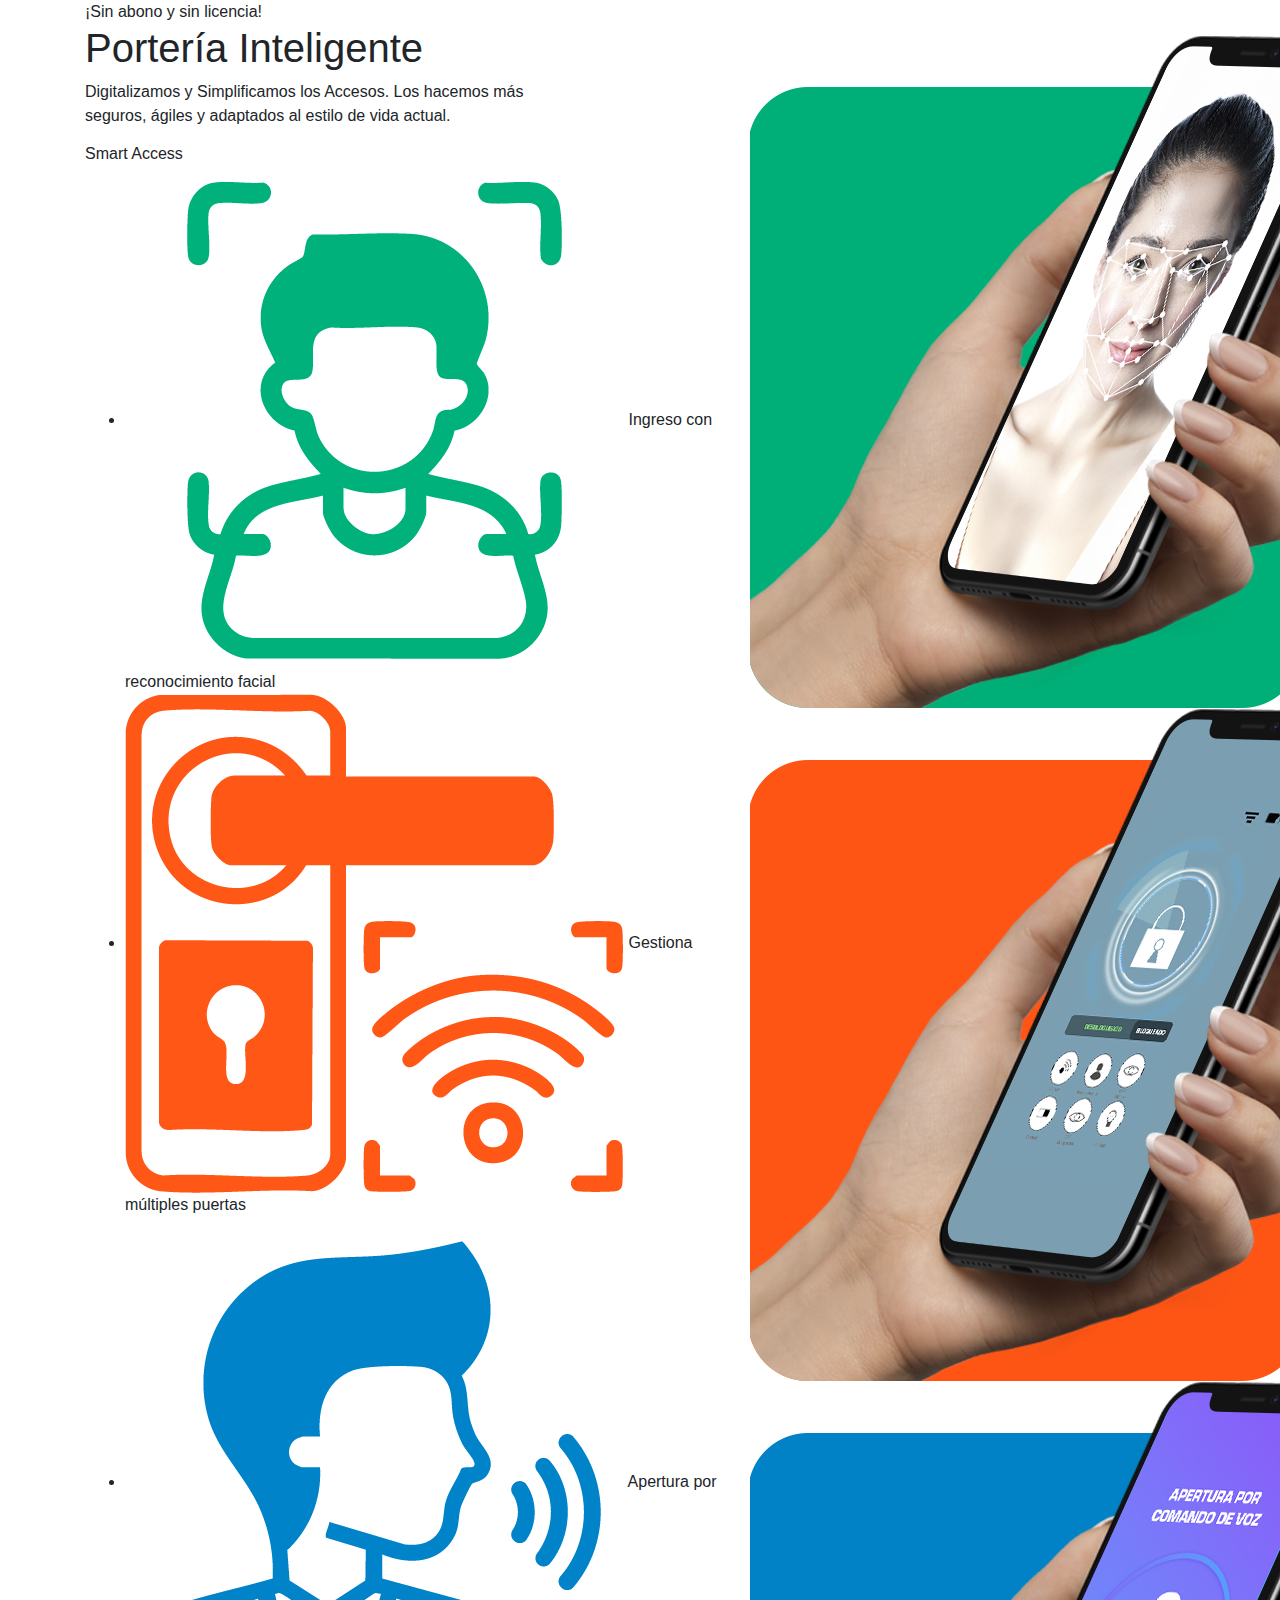
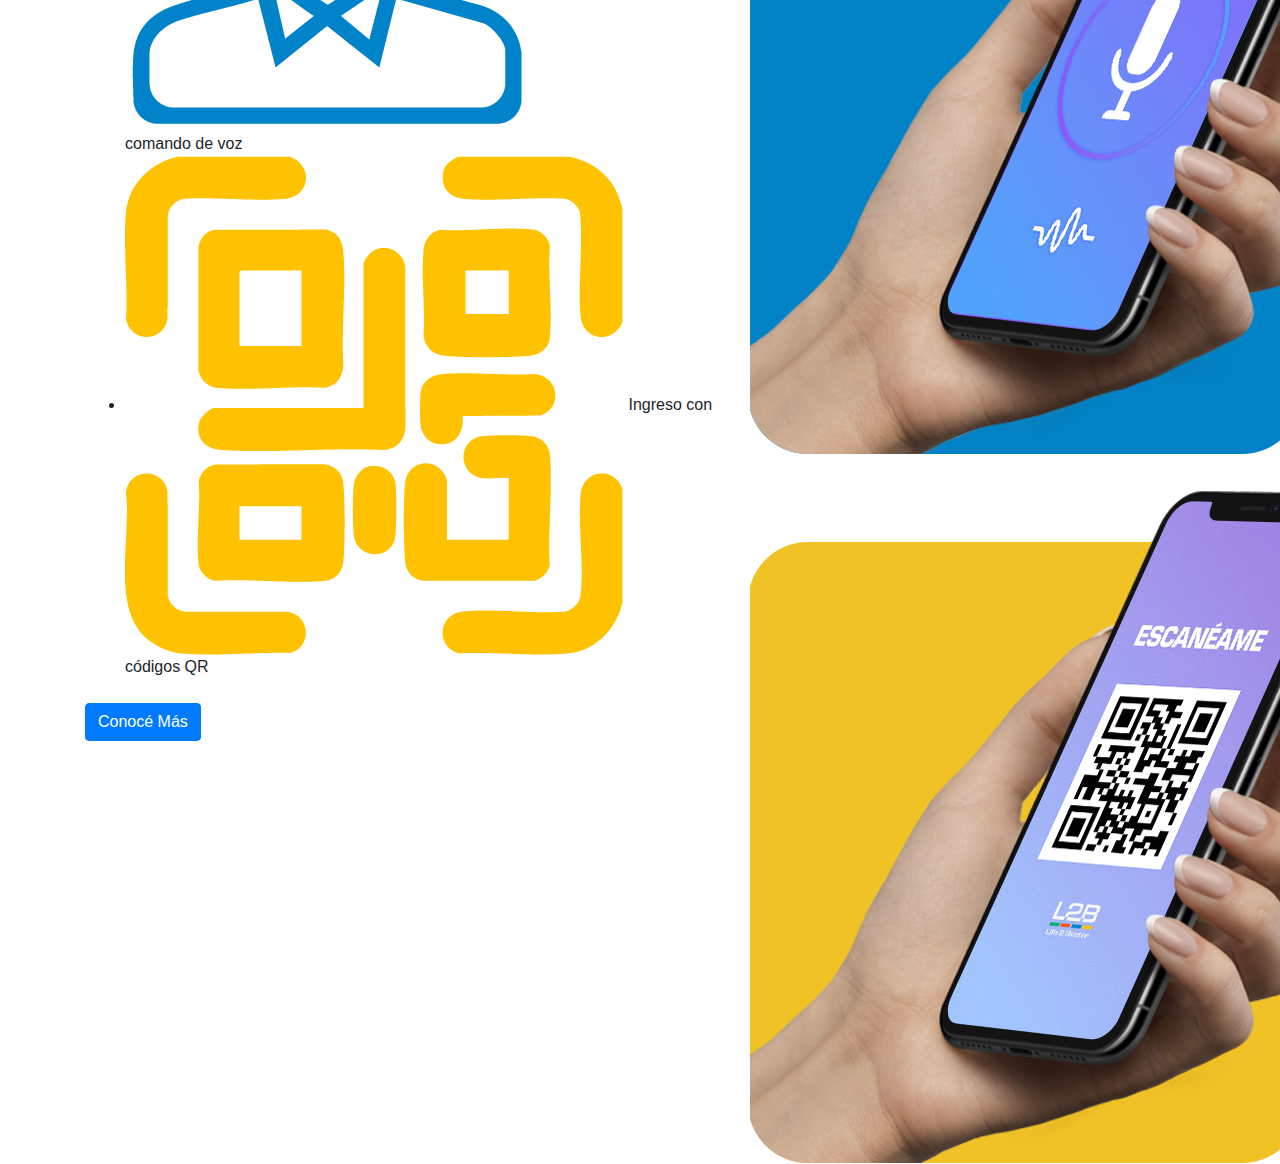
<file: porteria_final_mobile.html>
<!DOCTYPE html>
<html lang="es">
<head>
    <meta charset="UTF-8">
    <meta name="viewport" content="width=device-width, initial-scale=1.0">
    <title>Portería Inteligente</title>
    <link rel="stylesheet" href="https://stackpath.bootstrapcdn.com/bootstrap/4.5.2/css/bootstrap.min.css">
</head>
<body>
<div class="container">
    <div class="row">
        <div class="col-xl-7 order-2 order-xl-1">
            <div class="intro-content">
                <div class="intro-section-title">
                    <div class="intro-subtitle">¡Sin abono y sin licencia!</div>
                    <h1 class="intro-title">Portería Inteligente</h1>
                    <p class="intro-desc">
                        Digitalizamos y Simplificamos los Accesos. Los hacemos más <br>
                        seguros, ágiles y adaptados al estilo de vida actual.
                    </p>
                </div>
                <div class="smart-access-box">
                    <h6>Smart Access</h6>
                    <div class="smart-access-columns">
                        <ul class="smart-access-list">
                            <li data-target="img-facial">
                                <img src="assets/images/l2b/icons/icon_escaneo-facial.png" alt="Icono 1">
                                Ingreso con reconocimiento facial
                            </li>
                            <li data-target="img-puertas">
                                <img src="assets/images/l2b/icons/icon_puerta-inteligente.png" alt="Icono 2">
                                Gestiona múltiples puertas
                            </li>
                        </ul>
                        <ul class="smart-access-list">
                            <li data-target="img-voz">
                                <img src="assets/images/l2b/icons/icon_comando-de-voz.png" alt="Icono 3">
                                Apertura por comando de voz
                            </li>
                            <li data-target="img-qr">
                                <img src="assets/images/l2b/icons/icon_codigo-qr.png" alt="Icono 4">
                                Ingreso con códigos QR
                            </li>
                        </ul>
                    </div>
                </div>

                <!-- Imagen del celular SOLO para mobile -->
                <div class="intro-thumb d-block d-xl-none mt-4">
                    <div class="phone-images-container">
                        <img id="img-facial" class="phone-image active" src="assets/images/l2b/Mockup/Reconocimiento facial.png" alt="Facial">
                        <img id="img-puertas" class="phone-image" src="assets/images/l2b/Mockup/Control de acceso.png" alt="Puertas">
                        <img id="img-voz" class="phone-image" src="assets/images/l2b/Mockup/Apertura por comando de voz.png" alt="Voz">
                        <img id="img-qr" class="phone-image" src="assets/images/l2b/Mockup/QR (1).png" alt="QR">
                    </div>
                </div>

                <div class="btn-wrapper style1 mt-4">
                    <a class="theme-btn btn btn-primary" href="#contacto">Conocé Más</a>
                </div>
            </div>
        </div>

        <div class="col-xl-5 order-2 order-xl-2">
            <div class="intro-thumb position-relative d-none d-xl-block">
                <script>
                    document.addEventListener("DOMContentLoaded", function () {
                        const items = document.querySelectorAll(".smart-access-list li");
                        items.forEach((item) => {
                            item.addEventListener("click", function () {
                                items.forEach((el) => el.classList.remove("active"));
                                this.classList.add("active");
                            });
                        });
                    });
                </script>

                <div class="phone-images-container">
                    <img id="img-facial" class="phone-image active" src="assets/images/l2b/Mockup/Reconocimiento facial.png" alt="Facial">
                    <img id="img-puertas" class="phone-image" src="assets/images/l2b/Mockup/Control de acceso.png" alt="Puertas">
                    <img id="img-voz" class="phone-image" src="assets/images/l2b/Mockup/Apertura por comando de voz.png" alt="Voz">
                    <img id="img-qr" class="phone-image" src="assets/images/l2b/Mockup/QR (1).png" alt="QR">
                </div>
            </div>
        </div>
    </div>
</div>
</body>
</html>
</file>
<file: documentation/assets/css/elegantFont.css>
@font-face {
	font-family: 'ElegantIcons';
	src:url('../fonts/ElegantIcons.eot');
	src:url('../fonts/ElegantIcons.eot?#iefix') format('embedded-opentype'),
		url('../fonts/ElegantIcons.woff') format('woff'),
		url('../fonts/ElegantIcons.ttf') format('truetype'),
		url('../fonts/ElegantIcons.svg#ElegantIcons') format('svg');
	font-weight: normal;
	font-style: normal;
}

/* Use the following CSS code if you want to use data attributes for inserting your icons */
[data-icon]:before {
	font-family: 'ElegantIcons';
	content: attr(data-icon);
	speak: none;
	font-weight: normal;
	font-variant: normal;
	text-transform: none;
	line-height: 1;
	-webkit-font-smoothing: antialiased;
	-moz-osx-font-smoothing: grayscale;
}

/* Use the following CSS code if you want to have a class per icon */
/*
Instead of a list of all class selectors,
you can use the generic selector below, but it's slower:
[class*="your-class-prefix"] {
*/
.arrow_up, .arrow_down, .arrow_left, .arrow_right, .arrow_left-up, .arrow_right-up, .arrow_right-down, .arrow_left-down, .arrow-up-down, .arrow_up-down_alt, .arrow_left-right_alt, .arrow_left-right, .arrow_expand_alt2, .arrow_expand_alt, .arrow_condense, .arrow_expand, .arrow_move, .arrow_carrot-up, .arrow_carrot-down, .arrow_carrot-left, .arrow_carrot-right, .arrow_carrot-2up, .arrow_carrot-2down, .arrow_carrot-2left, .arrow_carrot-2right, .arrow_carrot-up_alt2, .arrow_carrot-down_alt2, .arrow_carrot-left_alt2, .arrow_carrot-right_alt2, .arrow_carrot-2up_alt2, .arrow_carrot-2down_alt2, .arrow_carrot-2left_alt2, .arrow_carrot-2right_alt2, .arrow_triangle-up, .arrow_triangle-down, .arrow_triangle-left, .arrow_triangle-right, .arrow_triangle-up_alt2, .arrow_triangle-down_alt2, .arrow_triangle-left_alt2, .arrow_triangle-right_alt2, .arrow_back, .icon_minus-06, .icon_plus, .icon_close, .icon_check, .icon_minus_alt2, .icon_plus_alt2, .icon_close_alt2, .icon_check_alt2, .icon_zoom-out_alt, .icon_zoom-in_alt, .icon_search, .icon_box-empty, .icon_box-selected, .icon_minus-box, .icon_plus-box, .icon_box-checked, .icon_circle-empty, .icon_circle-slelected, .icon_stop_alt2, .icon_stop, .icon_pause_alt2, .icon_pause, .icon_menu, .icon_menu-square_alt2, .icon_menu-circle_alt2, .icon_ul, .icon_ol, .icon_adjust-horiz, .icon_adjust-vert, .icon_document_alt, .icon_documents_alt, .icon_pencil, .icon_pencil-edit_alt, .icon_pencil-edit, .icon_folder-alt, .icon_folder-open_alt, .icon_folder-add_alt, .icon_info_alt, .icon_error-oct_alt, .icon_error-circle_alt, .icon_error-triangle_alt, .icon_question_alt2, .icon_question, .icon_comment_alt, .icon_chat_alt, .icon_vol-mute_alt, .icon_volume-low_alt, .icon_volume-high_alt, .icon_quotations, .icon_quotations_alt2, .icon_clock_alt, .icon_lock_alt, .icon_lock-open_alt, .icon_key_alt, .icon_cloud_alt, .icon_cloud-upload_alt, .icon_cloud-download_alt, .icon_image, .icon_images, .icon_lightbulb_alt, .icon_gift_alt, .icon_house_alt, .icon_genius, .icon_mobile, .icon_tablet, .icon_laptop, .icon_desktop, .icon_camera_alt, .icon_mail_alt, .icon_cone_alt, .icon_ribbon_alt, .icon_bag_alt, .icon_creditcard, .icon_cart_alt, .icon_paperclip, .icon_tag_alt, .icon_tags_alt, .icon_trash_alt, .icon_cursor_alt, .icon_mic_alt, .icon_compass_alt, .icon_pin_alt, .icon_pushpin_alt, .icon_map_alt, .icon_drawer_alt, .icon_toolbox_alt, .icon_book_alt, .icon_calendar, .icon_film, .icon_table, .icon_contacts_alt, .icon_headphones, .icon_lifesaver, .icon_piechart, .icon_refresh, .icon_link_alt, .icon_link, .icon_loading, .icon_blocked, .icon_archive_alt, .icon_heart_alt, .icon_star_alt, .icon_star-half_alt, .icon_star, .icon_star-half, .icon_tools, .icon_tool, .icon_cog, .icon_cogs, .arrow_up_alt, .arrow_down_alt, .arrow_left_alt, .arrow_right_alt, .arrow_left-up_alt, .arrow_right-up_alt, .arrow_right-down_alt, .arrow_left-down_alt, .arrow_condense_alt, .arrow_expand_alt3, .arrow_carrot_up_alt, .arrow_carrot-down_alt, .arrow_carrot-left_alt, .arrow_carrot-right_alt, .arrow_carrot-2up_alt, .arrow_carrot-2dwnn_alt, .arrow_carrot-2left_alt, .arrow_carrot-2right_alt, .arrow_triangle-up_alt, .arrow_triangle-down_alt, .arrow_triangle-left_alt, .arrow_triangle-right_alt, .icon_minus_alt, .icon_plus_alt, .icon_close_alt, .icon_check_alt, .icon_zoom-out, .icon_zoom-in, .icon_stop_alt, .icon_menu-square_alt, .icon_menu-circle_alt, .icon_document, .icon_documents, .icon_pencil_alt, .icon_folder, .icon_folder-open, .icon_folder-add, .icon_folder_upload, .icon_folder_download, .icon_info, .icon_error-circle, .icon_error-oct, .icon_error-triangle, .icon_question_alt, .icon_comment, .icon_chat, .icon_vol-mute, .icon_volume-low, .icon_volume-high, .icon_quotations_alt, .icon_clock, .icon_lock, .icon_lock-open, .icon_key, .icon_cloud, .icon_cloud-upload, .icon_cloud-download, .icon_lightbulb, .icon_gift, .icon_house, .icon_camera, .icon_mail, .icon_cone, .icon_ribbon, .icon_bag, .icon_cart, .icon_tag, .icon_tags, .icon_trash, .icon_cursor, .icon_mic, .icon_compass, .icon_pin, .icon_pushpin, .icon_map, .icon_drawer, .icon_toolbox, .icon_book, .icon_contacts, .icon_archive, .icon_heart, .icon_profile, .icon_group, .icon_grid-2x2, .icon_grid-3x3, .icon_music, .icon_pause_alt, .icon_phone, .icon_upload, .icon_download, .social_facebook, .social_twitter, .social_pinterest, .social_googleplus, .social_tumblr, .social_tumbleupon, .social_wordpress, .social_instagram, .social_dribbble, .social_vimeo, .social_linkedin, .social_rss, .social_deviantart, .social_share, .social_myspace, .social_skype, .social_youtube, .social_picassa, .social_googledrive, .social_flickr, .social_blogger, .social_spotify, .social_delicious, .social_facebook_circle, .social_twitter_circle, .social_pinterest_circle, .social_googleplus_circle, .social_tumblr_circle, .social_stumbleupon_circle, .social_wordpress_circle, .social_instagram_circle, .social_dribbble_circle, .social_vimeo_circle, .social_linkedin_circle, .social_rss_circle, .social_deviantart_circle, .social_share_circle, .social_myspace_circle, .social_skype_circle, .social_youtube_circle, .social_picassa_circle, .social_googledrive_alt2, .social_flickr_circle, .social_blogger_circle, .social_spotify_circle, .social_delicious_circle, .social_facebook_square, .social_twitter_square, .social_pinterest_square, .social_googleplus_square, .social_tumblr_square, .social_stumbleupon_square, .social_wordpress_square, .social_instagram_square, .social_dribbble_square, .social_vimeo_square, .social_linkedin_square, .social_rss_square, .social_deviantart_square, .social_share_square, .social_myspace_square, .social_skype_square, .social_youtube_square, .social_picassa_square, .social_googledrive_square, .social_flickr_square, .social_blogger_square, .social_spotify_square, .social_delicious_square, .icon_printer, .icon_calulator, .icon_building, .icon_floppy, .icon_drive, .icon_search-2, .icon_id, .icon_id-2, .icon_puzzle, .icon_like, .icon_dislike, .icon_mug, .icon_currency, .icon_wallet, .icon_pens, .icon_easel, .icon_flowchart, .icon_datareport, .icon_briefcase, .icon_shield, .icon_percent, .icon_globe, .icon_globe-2, .icon_target, .icon_hourglass, .icon_balance, .icon_rook, .icon_printer-alt, .icon_calculator_alt, .icon_building_alt, .icon_floppy_alt, .icon_drive_alt, .icon_search_alt, .icon_id_alt, .icon_id-2_alt, .icon_puzzle_alt, .icon_like_alt, .icon_dislike_alt, .icon_mug_alt, .icon_currency_alt, .icon_wallet_alt, .icon_pens_alt, .icon_easel_alt, .icon_flowchart_alt, .icon_datareport_alt, .icon_briefcase_alt, .icon_shield_alt, .icon_percent_alt, .icon_globe_alt, .icon_clipboard {
	font-family: 'ElegantIcons';
	speak: none;
	font-style: normal;
	font-weight: normal;
	font-variant: normal;
	text-transform: none;
	line-height: 1;
	-webkit-font-smoothing: antialiased;
}
.arrow_up:before {
	content: "\21";
}
.arrow_down:before {
	content: "\22";
}
.arrow_left:before {
	content: "\23";
}
.arrow_right:before {
	content: "\24";
}
.arrow_left-up:before {
	content: "\25";
}
.arrow_right-up:before {
	content: "\26";
}
.arrow_right-down:before {
	content: "\27";
}
.arrow_left-down:before {
	content: "\28";
}
.arrow-up-down:before {
	content: "\29";
}
.arrow_up-down_alt:before {
	content: "\2a";
}
.arrow_left-right_alt:before {
	content: "\2b";
}
.arrow_left-right:before {
	content: "\2c";
}
.arrow_expand_alt2:before {
	content: "\2d";
}
.arrow_expand_alt:before {
	content: "\2e";
}
.arrow_condense:before {
	content: "\2f";
}
.arrow_expand:before {
	content: "\30";
}
.arrow_move:before {
	content: "\31";
}
.arrow_carrot-up:before {
	content: "\32";
}
.arrow_carrot-down:before {
	content: "\33";
}
.arrow_carrot-left:before {
	content: "\34";
}
.arrow_carrot-right:before {
	content: "\35";
}
.arrow_carrot-2up:before {
	content: "\36";
}
.arrow_carrot-2down:before {
	content: "\37";
}
.arrow_carrot-2left:before {
	content: "\38";
}
.arrow_carrot-2right:before {
	content: "\39";
}
.arrow_carrot-up_alt2:before {
	content: "\3a";
}
.arrow_carrot-down_alt2:before {
	content: "\3b";
}
.arrow_carrot-left_alt2:before {
	content: "\3c";
}
.arrow_carrot-right_alt2:before {
	content: "\3d";
}
.arrow_carrot-2up_alt2:before {
	content: "\3e";
}
.arrow_carrot-2down_alt2:before {
	content: "\3f";
}
.arrow_carrot-2left_alt2:before {
	content: "\40";
}
.arrow_carrot-2right_alt2:before {
	content: "\41";
}
.arrow_triangle-up:before {
	content: "\42";
}
.arrow_triangle-down:before {
	content: "\43";
}
.arrow_triangle-left:before {
	content: "\44";
}
.arrow_triangle-right:before {
	content: "\45";
}
.arrow_triangle-up_alt2:before {
	content: "\46";
}
.arrow_triangle-down_alt2:before {
	content: "\47";
}
.arrow_triangle-left_alt2:before {
	content: "\48";
}
.arrow_triangle-right_alt2:before {
	content: "\49";
}
.arrow_back:before {
	content: "\4a";
}
.icon_minus-06:before {
	content: "\4b";
}
.icon_plus:before {
	content: "\4c";
}
.icon_close:before {
	content: "\4d";
}
.icon_check:before {
	content: "\4e";
}
.icon_minus_alt2:before {
	content: "\4f";
}
.icon_plus_alt2:before {
	content: "\50";
}
.icon_close_alt2:before {
	content: "\51";
}
.icon_check_alt2:before {
	content: "\52";
}
.icon_zoom-out_alt:before {
	content: "\53";
}
.icon_zoom-in_alt:before {
	content: "\54";
}
.icon_search:before {
	content: "\55";
}
.icon_box-empty:before {
	content: "\56";
}
.icon_box-selected:before {
	content: "\57";
}
.icon_minus-box:before {
	content: "\58";
}
.icon_plus-box:before {
	content: "\59";
}
.icon_box-checked:before {
	content: "\5a";
}
.icon_circle-empty:before {
	content: "\5b";
}
.icon_circle-slelected:before {
	content: "\5c";
}
.icon_stop_alt2:before {
	content: "\5d";
}
.icon_stop:before {
	content: "\5e";
}
.icon_pause_alt2:before {
	content: "\5f";
}
.icon_pause:before {
	content: "\60";
}
.icon_menu:before {
	content: "\61";
}
.icon_menu-square_alt2:before {
	content: "\62";
}
.icon_menu-circle_alt2:before {
	content: "\63";
}
.icon_ul:before {
	content: "\64";
}
.icon_ol:before {
	content: "\65";
}
.icon_adjust-horiz:before {
	content: "\66";
}
.icon_adjust-vert:before {
	content: "\67";
}
.icon_document_alt:before {
	content: "\68";
}
.icon_documents_alt:before {
	content: "\69";
}
.icon_pencil:before {
	content: "\6a";
}
.icon_pencil-edit_alt:before {
	content: "\6b";
}
.icon_pencil-edit:before {
	content: "\6c";
}
.icon_folder-alt:before {
	content: "\6d";
}
.icon_folder-open_alt:before {
	content: "\6e";
}
.icon_folder-add_alt:before {
	content: "\6f";
}
.icon_info_alt:before {
	content: "\70";
}
.icon_error-oct_alt:before {
	content: "\71";
}
.icon_error-circle_alt:before {
	content: "\72";
}
.icon_error-triangle_alt:before {
	content: "\73";
}
.icon_question_alt2:before {
	content: "\74";
}
.icon_question:before {
	content: "\75";
}
.icon_comment_alt:before {
	content: "\76";
}
.icon_chat_alt:before {
	content: "\77";
}
.icon_vol-mute_alt:before {
	content: "\78";
}
.icon_volume-low_alt:before {
	content: "\79";
}
.icon_volume-high_alt:before {
	content: "\7a";
}
.icon_quotations:before {
	content: "\7b";
}
.icon_quotations_alt2:before {
	content: "\7c";
}
.icon_clock_alt:before {
	content: "\7d";
}
.icon_lock_alt:before {
	content: "\7e";
}
.icon_lock-open_alt:before {
	content: "\e000";
}
.icon_key_alt:before {
	content: "\e001";
}
.icon_cloud_alt:before {
	content: "\e002";
}
.icon_cloud-upload_alt:before {
	content: "\e003";
}
.icon_cloud-download_alt:before {
	content: "\e004";
}
.icon_image:before {
	content: "\e005";
}
.icon_images:before {
	content: "\e006";
}
.icon_lightbulb_alt:before {
	content: "\e007";
}
.icon_gift_alt:before {
	content: "\e008";
}
.icon_house_alt:before {
	content: "\e009";
}
.icon_genius:before {
	content: "\e00a";
}
.icon_mobile:before {
	content: "\e00b";
}
.icon_tablet:before {
	content: "\e00c";
}
.icon_laptop:before {
	content: "\e00d";
}
.icon_desktop:before {
	content: "\e00e";
}
.icon_camera_alt:before {
	content: "\e00f";
}
.icon_mail_alt:before {
	content: "\e010";
}
.icon_cone_alt:before {
	content: "\e011";
}
.icon_ribbon_alt:before {
	content: "\e012";
}
.icon_bag_alt:before {
	content: "\e013";
}
.icon_creditcard:before {
	content: "\e014";
}
.icon_cart_alt:before {
	content: "\e015";
}
.icon_paperclip:before {
	content: "\e016";
}
.icon_tag_alt:before {
	content: "\e017";
}
.icon_tags_alt:before {
	content: "\e018";
}
.icon_trash_alt:before {
	content: "\e019";
}
.icon_cursor_alt:before {
	content: "\e01a";
}
.icon_mic_alt:before {
	content: "\e01b";
}
.icon_compass_alt:before {
	content: "\e01c";
}
.icon_pin_alt:before {
	content: "\e01d";
}
.icon_pushpin_alt:before {
	content: "\e01e";
}
.icon_map_alt:before {
	content: "\e01f";
}
.icon_drawer_alt:before {
	content: "\e020";
}
.icon_toolbox_alt:before {
	content: "\e021";
}
.icon_book_alt:before {
	content: "\e022";
}
.icon_calendar:before {
	content: "\e023";
}
.icon_film:before {
	content: "\e024";
}
.icon_table:before {
	content: "\e025";
}
.icon_contacts_alt:before {
	content: "\e026";
}
.icon_headphones:before {
	content: "\e027";
}
.icon_lifesaver:before {
	content: "\e028";
}
.icon_piechart:before {
	content: "\e029";
}
.icon_refresh:before {
	content: "\e02a";
}
.icon_link_alt:before {
	content: "\e02b";
}
.icon_link:before {
	content: "\e02c";
}
.icon_loading:before {
	content: "\e02d";
}
.icon_blocked:before {
	content: "\e02e";
}
.icon_archive_alt:before {
	content: "\e02f";
}
.icon_heart_alt:before {
	content: "\e030";
}
.icon_star_alt:before {
	content: "\e031";
}
.icon_star-half_alt:before {
	content: "\e032";
}
.icon_star:before {
	content: "\e033";
}
.icon_star-half:before {
	content: "\e034";
}
.icon_tools:before {
	content: "\e035";
}
.icon_tool:before {
	content: "\e036";
}
.icon_cog:before {
	content: "\e037";
}
.icon_cogs:before {
	content: "\e038";
}
.arrow_up_alt:before {
	content: "\e039";
}
.arrow_down_alt:before {
	content: "\e03a";
}
.arrow_left_alt:before {
	content: "\e03b";
}
.arrow_right_alt:before {
	content: "\e03c";
}
.arrow_left-up_alt:before {
	content: "\e03d";
}
.arrow_right-up_alt:before {
	content: "\e03e";
}
.arrow_right-down_alt:before {
	content: "\e03f";
}
.arrow_left-down_alt:before {
	content: "\e040";
}
.arrow_condense_alt:before {
	content: "\e041";
}
.arrow_expand_alt3:before {
	content: "\e042";
}
.arrow_carrot_up_alt:before {
	content: "\e043";
}
.arrow_carrot-down_alt:before {
	content: "\e044";
}
.arrow_carrot-left_alt:before {
	content: "\e045";
}
.arrow_carrot-right_alt:before {
	content: "\e046";
}
.arrow_carrot-2up_alt:before {
	content: "\e047";
}
.arrow_carrot-2dwnn_alt:before {
	content: "\e048";
}
.arrow_carrot-2left_alt:before {
	content: "\e049";
}
.arrow_carrot-2right_alt:before {
	content: "\e04a";
}
.arrow_triangle-up_alt:before {
	content: "\e04b";
}
.arrow_triangle-down_alt:before {
	content: "\e04c";
}
.arrow_triangle-left_alt:before {
	content: "\e04d";
}
.arrow_triangle-right_alt:before {
	content: "\e04e";
}
.icon_minus_alt:before {
	content: "\e04f";
}
.icon_plus_alt:before {
	content: "\e050";
}
.icon_close_alt:before {
	content: "\e051";
}
.icon_check_alt:before {
	content: "\e052";
}
.icon_zoom-out:before {
	content: "\e053";
}
.icon_zoom-in:before {
	content: "\e054";
}
.icon_stop_alt:before {
	content: "\e055";
}
.icon_menu-square_alt:before {
	content: "\e056";
}
.icon_menu-circle_alt:before {
	content: "\e057";
}
.icon_document:before {
	content: "\e058";
}
.icon_documents:before {
	content: "\e059";
}
.icon_pencil_alt:before {
	content: "\e05a";
}
.icon_folder:before {
	content: "\e05b";
}
.icon_folder-open:before {
	content: "\e05c";
}
.icon_folder-add:before {
	content: "\e05d";
}
.icon_folder_upload:before {
	content: "\e05e";
}
.icon_folder_download:before {
	content: "\e05f";
}
.icon_info:before {
	content: "\e060";
}
.icon_error-circle:before {
	content: "\e061";
}
.icon_error-oct:before {
	content: "\e062";
}
.icon_error-triangle:before {
	content: "\e063";
}
.icon_question_alt:before {
	content: "\e064";
}
.icon_comment:before {
	content: "\e065";
}
.icon_chat:before {
	content: "\e066";
}
.icon_vol-mute:before {
	content: "\e067";
}
.icon_volume-low:before {
	content: "\e068";
}
.icon_volume-high:before {
	content: "\e069";
}
.icon_quotations_alt:before {
	content: "\e06a";
}
.icon_clock:before {
	content: "\e06b";
}
.icon_lock:before {
	content: "\e06c";
}
.icon_lock-open:before {
	content: "\e06d";
}
.icon_key:before {
	content: "\e06e";
}
.icon_cloud:before {
	content: "\e06f";
}
.icon_cloud-upload:before {
	content: "\e070";
}
.icon_cloud-download:before {
	content: "\e071";
}
.icon_lightbulb:before {
	content: "\e072";
}
.icon_gift:before {
	content: "\e073";
}
.icon_house:before {
	content: "\e074";
}
.icon_camera:before {
	content: "\e075";
}
.icon_mail:before {
	content: "\e076";
}
.icon_cone:before {
	content: "\e077";
}
.icon_ribbon:before {
	content: "\e078";
}
.icon_bag:before {
	content: "\e079";
}
.icon_cart:before {
	content: "\e07a";
}
.icon_tag:before {
	content: "\e07b";
}
.icon_tags:before {
	content: "\e07c";
}
.icon_trash:before {
	content: "\e07d";
}
.icon_cursor:before {
	content: "\e07e";
}
.icon_mic:before {
	content: "\e07f";
}
.icon_compass:before {
	content: "\e080";
}
.icon_pin:before {
	content: "\e081";
}
.icon_pushpin:before {
	content: "\e082";
}
.icon_map:before {
	content: "\e083";
}
.icon_drawer:before {
	content: "\e084";
}
.icon_toolbox:before {
	content: "\e085";
}
.icon_book:before {
	content: "\e086";
}
.icon_contacts:before {
	content: "\e087";
}
.icon_archive:before {
	content: "\e088";
}
.icon_heart:before {
	content: "\e089";
}
.icon_profile:before {
	content: "\e08a";
}
.icon_group:before {
	content: "\e08b";
}
.icon_grid-2x2:before {
	content: "\e08c";
}
.icon_grid-3x3:before {
	content: "\e08d";
}
.icon_music:before {
	content: "\e08e";
}
.icon_pause_alt:before {
	content: "\e08f";
}
.icon_phone:before {
	content: "\e090";
}
.icon_upload:before {
	content: "\e091";
}
.icon_download:before {
	content: "\e092";
}
.social_facebook:before {
	content: "\e093";
}
.social_twitter:before {
	content: "\e094";
}
.social_pinterest:before {
	content: "\e095";
}
.social_googleplus:before {
	content: "\e096";
}
.social_tumblr:before {
	content: "\e097";
}
.social_tumbleupon:before {
	content: "\e098";
}
.social_wordpress:before {
	content: "\e099";
}
.social_instagram:before {
	content: "\e09a";
}
.social_dribbble:before {
	content: "\e09b";
}
.social_vimeo:before {
	content: "\e09c";
}
.social_linkedin:before {
	content: "\e09d";
}
.social_rss:before {
	content: "\e09e";
}
.social_deviantart:before {
	content: "\e09f";
}
.social_share:before {
	content: "\e0a0";
}
.social_myspace:before {
	content: "\e0a1";
}
.social_skype:before {
	content: "\e0a2";
}
.social_youtube:before {
	content: "\e0a3";
}
.social_picassa:before {
	content: "\e0a4";
}
.social_googledrive:before {
	content: "\e0a5";
}
.social_flickr:before {
	content: "\e0a6";
}
.social_blogger:before {
	content: "\e0a7";
}
.social_spotify:before {
	content: "\e0a8";
}
.social_delicious:before {
	content: "\e0a9";
}
.social_facebook_circle:before {
	content: "\e0aa";
}
.social_twitter_circle:before {
	content: "\e0ab";
}
.social_pinterest_circle:before {
	content: "\e0ac";
}
.social_googleplus_circle:before {
	content: "\e0ad";
}
.social_tumblr_circle:before {
	content: "\e0ae";
}
.social_stumbleupon_circle:before {
	content: "\e0af";
}
.social_wordpress_circle:before {
	content: "\e0b0";
}
.social_instagram_circle:before {
	content: "\e0b1";
}
.social_dribbble_circle:before {
	content: "\e0b2";
}
.social_vimeo_circle:before {
	content: "\e0b3";
}
.social_linkedin_circle:before {
	content: "\e0b4";
}
.social_rss_circle:before {
	content: "\e0b5";
}
.social_deviantart_circle:before {
	content: "\e0b6";
}
.social_share_circle:before {
	content: "\e0b7";
}
.social_myspace_circle:before {
	content: "\e0b8";
}
.social_skype_circle:before {
	content: "\e0b9";
}
.social_youtube_circle:before {
	content: "\e0ba";
}
.social_picassa_circle:before {
	content: "\e0bb";
}
.social_googledrive_alt2:before {
	content: "\e0bc";
}
.social_flickr_circle:before {
	content: "\e0bd";
}
.social_blogger_circle:before {
	content: "\e0be";
}
.social_spotify_circle:before {
	content: "\e0bf";
}
.social_delicious_circle:before {
	content: "\e0c0";
}
.social_facebook_square:before {
	content: "\e0c1";
}
.social_twitter_square:before {
	content: "\e0c2";
}
.social_pinterest_square:before {
	content: "\e0c3";
}
.social_googleplus_square:before {
	content: "\e0c4";
}
.social_tumblr_square:before {
	content: "\e0c5";
}
.social_stumbleupon_square:before {
	content: "\e0c6";
}
.social_wordpress_square:before {
	content: "\e0c7";
}
.social_instagram_square:before {
	content: "\e0c8";
}
.social_dribbble_square:before {
	content: "\e0c9";
}
.social_vimeo_square:before {
	content: "\e0ca";
}
.social_linkedin_square:before {
	content: "\e0cb";
}
.social_rss_square:before {
	content: "\e0cc";
}
.social_deviantart_square:before {
	content: "\e0cd";
}
.social_share_square:before {
	content: "\e0ce";
}
.social_myspace_square:before {
	content: "\e0cf";
}
.social_skype_square:before {
	content: "\e0d0";
}
.social_youtube_square:before {
	content: "\e0d1";
}
.social_picassa_square:before {
	content: "\e0d2";
}
.social_googledrive_square:before {
	content: "\e0d3";
}
.social_flickr_square:before {
	content: "\e0d4";
}
.social_blogger_square:before {
	content: "\e0d5";
}
.social_spotify_square:before {
	content: "\e0d6";
}
.social_delicious_square:before {
	content: "\e0d7";
}
.icon_printer:before {
	content: "\e103";
}
.icon_calulator:before {
	content: "\e0ee";
}
.icon_building:before {
	content: "\e0ef";
}
.icon_floppy:before {
	content: "\e0e8";
}
.icon_drive:before {
	content: "\e0ea";
}
.icon_search-2:before {
	content: "\e101";
}
.icon_id:before {
	content: "\e107";
}
.icon_id-2:before {
	content: "\e108";
}
.icon_puzzle:before {
	content: "\e102";
}
.icon_like:before {
	content: "\e106";
}
.icon_dislike:before {
	content: "\e0eb";
}
.icon_mug:before {
	content: "\e105";
}
.icon_currency:before {
	content: "\e0ed";
}
.icon_wallet:before {
	content: "\e100";
}
.icon_pens:before {
	content: "\e104";
}
.icon_easel:before {
	content: "\e0e9";
}
.icon_flowchart:before {
	content: "\e109";
}
.icon_datareport:before {
	content: "\e0ec";
}
.icon_briefcase:before {
	content: "\e0fe";
}
.icon_shield:before {
	content: "\e0f6";
}
.icon_percent:before {
	content: "\e0fb";
}
.icon_globe:before {
	content: "\e0e2";
}
.icon_globe-2:before {
	content: "\e0e3";
}
.icon_target:before {
	content: "\e0f5";
}
.icon_hourglass:before {
	content: "\e0e1";
}
.icon_balance:before {
	content: "\e0ff";
}
.icon_rook:before {
	content: "\e0f8";
}
.icon_printer-alt:before {
	content: "\e0fa";
}
.icon_calculator_alt:before {
	content: "\e0e7";
}
.icon_building_alt:before {
	content: "\e0fd";
}
.icon_floppy_alt:before {
	content: "\e0e4";
}
.icon_drive_alt:before {
	content: "\e0e5";
}
.icon_search_alt:before {
	content: "\e0f7";
}
.icon_id_alt:before {
	content: "\e0e0";
}
.icon_id-2_alt:before {
	content: "\e0fc";
}
.icon_puzzle_alt:before {
	content: "\e0f9";
}
.icon_like_alt:before {
	content: "\e0dd";
}
.icon_dislike_alt:before {
	content: "\e0f1";
}
.icon_mug_alt:before {
	content: "\e0dc";
}
.icon_currency_alt:before {
	content: "\e0f3";
}
.icon_wallet_alt:before {
	content: "\e0d8";
}
.icon_pens_alt:before {
	content: "\e0db";
}
.icon_easel_alt:before {
	content: "\e0f0";
}
.icon_flowchart_alt:before {
	content: "\e0df";
}
.icon_datareport_alt:before {
	content: "\e0f2";
}
.icon_briefcase_alt:before {
	content: "\e0f4";
}
.icon_shield_alt:before {
	content: "\e0d9";
}
.icon_percent_alt:before {
	content: "\e0da";
}
.icon_globe_alt:before {
	content: "\e0de";
}
.icon_clipboard:before {
	content: "\e0e6";
}


	.glyph {
		float: left;
		text-align: center;
		padding: .75em;
		margin: .4em 1.5em .75em 0;
		width: 6em;
text-shadow: none;
	}
        .glyph_big {
        font-size: 128px;
        color: #59c5dc;
        float: left;
        margin-right: 20px;
        }

        .glyph div { padding-bottom: 10px;}

	.glyph input {
		font-family: consolas, monospace;
		font-size: 12px;
		width: 100%;
		text-align: center;
		border: 0;
		box-shadow: 0 0 0 1px #ccc;
		padding: .2em;
                -moz-border-radius: 5px;
                -webkit-border-radius: 5px;
	}
	.centered {
		margin-left: auto;
		margin-right: auto;
	}
	.glyph .fs1 {
		font-size: 2em;
	}
</file>
<file: documentation/assets/css/style.css>
@import url("https://fonts.googleapis.com/css2?family=Hind:wght@300;400;500;600;700&display=swap");

:root {
    --primary-font: "Hind", sans-serif;
    --secondary-font: "Hind", sans-serif;
    --primary-color: #ff2c54;
    --theme-color: #161978;
    --action-color: #2974FF;
    --typo-dark: #333333;
    --typo-body: #666666;
    --typo-mid: #8A94A6;
    --typo-light: #A6AEBC;
    --bg-light: #F8F9FB;

    --radius: 4px;
    --radius-big: 6px;
    --radius-small: 2px;
    --w-regular: 400;
    --w-medium: 500;
    --w-semi-bold: 600;
    --w-bold: 700;
    --w-extra-bold: 800;

}


html {
    font-size: 10px;
    margin: 0;
    padding: 0;
    overflow-x: hidden
}

@media (max-width:1199px) {
    html {
        font-size: 9px
    }
}

@media (max-width:991px) {
    html {
        font-size: 8px
    }
}

body {
    position: relative;
    font-family: var(--primary-font);
    font-size: 16px;
    line-height: 1.7;
    margin: 0;
    padding: 0;
    color: var(--typo-body)
}

::selection {
    background: rgba(0, 0, 0, 0.7);
    color: #fff;
    text-shadow: none
}

hr {
    display: block;
    height: 1px;
    border: 0;
    margin: 0;
    padding: 0
}

audio,
canvas,
iframe,
img,
svg,
video {
    vertical-align: middle
}

fieldset {
    border: 0;
    margin: 0;
    padding: 0
}

textarea {
    resize: vertical
}

a,
button {
    outline: none;
    -webkit-transition: all .5s;
    transition: all .5s
}

a {
    color: var(--action-color);
    font-family: var(--secondary-font);
}

a:hover {
    color: var(--action-color);
    text-decoration: underline
}

* {
    -webkit-box-sizing: border-box;
    box-sizing: border-box
}

@media (min-width:1200px) {
    .container {
     max-width:1500px;
    }
}

.container-fluid {
    padding: 0 4rem
}

@media (max-width:767px) {
    .container-fluid {
        padding: 0 2rem
    }
}

figure {
	margin: 0;
	padding: 0;
	margin-bottom: 35px;
}
strong,b {
	color: #1d2746;
}
@media (max-width:991px) {
    figure img {
        width: 100%;
        height: auto
    }
}

@media (max-width:991px) {
    .section-gap {
        padding-top: 10rem;
        padding-bottom: 10rem
    }
}

.object-fit__cover {
    -o-object-fit: cover;
    object-fit: cover
}

.object-fit__contain {
    -o-object-fit: contain;
    object-fit: contain
}

.visuallyhidden {
    border: 0;
    clip: rect(0 0 0 0);
    height: 1px;
    margin: -1px;
    overflow: hidden;
    padding: 0;
    position: absolute;
    width: 1px;
    white-space: nowrap
}

.visuallyhidden.focusable:active,
.visuallyhidden.focusable:focus {
    clip: auto;
    height: auto;
    margin: 0;
    overflow: visible;
    position: static;
    width: auto;
    white-space: inherit
}

.invisible {
    visibility: hidden
}

.border-radius {
    border-radius: var(--radius)
}

.no-overflow {
    overflow: hidden
}


.primary-bg-color {
    background-color: var(--primary-color)
}


.bg-white {
    background-color: #fff
}

.radius {
    border-radius: var(--radius)
}

.radius-big {
    border-radius: var(--radius-big)
}

.grad-bg {
    background: -webkit-gradient(linear, left bottom, left top, from(#EAEDF3), to(#fff));
    background: linear-gradient(0deg, #EAEDF3 0%, #fff 100%)
}

.shadow-p1 {
    -webkit-box-shadow: 0 1px 1px 0 rgba(10, 31, 68, 0.08);
    box-shadow: 0 1px 1px 0 rgba(10, 31, 68, 0.08)
}

.shadow-p2 {
    -webkit-box-shadow: 0 3px 6px 0 rgba(10, 31, 68, 0.1);
    box-shadow: 0 3px 6px 0 rgba(10, 31, 68, 0.1)
}

.section-subtitle {
    font-size: 2rem;
    font-weight: var(--w-semi-bold)
}

.brand-logo {
    display: block
}

@media print {

    *,
    *:before,
    *:after {
        background: transparent !important;
        -webkit-box-shadow: none !important;
        box-shadow: none !important;
        text-shadow: none !important
    }

    a,
    a:visited {
        text-decoration: underline
    }

    a [href]:after {
        content: "( "attr(href) ") "
    }

    abbr [title]:after {
        content: "( "attr(title) ") "
    }

    a [href^="# "]:after,
    a [href^="javascript: "]:after {
        content: " "
    }

    pre {
        white-space: pre-wrap !important
    }

    pre,
    blockquote {
        page-break-inside: avoid
    }

    thead {
        display: table-header-group
    }

    tr,
    img {
        page-break-inside: avoid
    }

    p,
    h2,
    h3 {
        orphans: 3;
        widows: 3
    }

    h2,
    h3 {
        page-break-after: avoid
    }
}

h1,
h2,
h3,
h4,
h5,
h6 {
    font-family: var(--secondary-font);
    color: var(--typo-dark);
    font-weight: var(--w-bold);
    line-height: 1.5
}

h1 {
    font-size: 4.4rem
}

@media (max-width:991px) {
    h1 {
        font-size: 3.2rem
    }
}

h2 {
    font-size: 3.6rem
}

@media (max-width:991px) {
    h2 {
        font-size: 3rem
    }
}

h3 {
    font-size: 2.4rem
}

h4 {
    font-size: 2rem;
    font-weight: var(--w-bold)
}

h4.sml {
    font-size: 2.2rem
}

h5 {
    font-size: 1.8rem;
    font-weight: var(--w-bold)
}

h6 {
    font-size: 1.6rem;
    font-weight: var(--w-semi-bold)
}

p {
    color: var(--typo-body)
}

@media (max-width:991px) {
    p {
        font-size: 16px
    }
}

.w-light {
    font-weight: var(--w-light)
}

.w-regular {
    font-weight: var(--w-regular)
}

.w-semi-bold {
    font-weight: var(--w-semi-bold)
}

.w-bold {
    font-weight: var(--w-bold)
}

.w-ex-bold {
    font-weight: var(--w-extra-bold)
}

.page-header {
    background-color: #f6f9fb;
    height: 8rem;
    display: -webkit-box;
    display: -ms-flexbox;
    display: flex;
    -webkit-box-align: center;
    -ms-flex-align: center;
    align-items: center;
    width: 100%;
    margin-bottom: 33px;
    border-bottom: 1px solid #eee;
}

@media (max-width:767px) {
    .page-header {
        height: auto
    }
}

.page-nav img {
    width: 180px;
}

.page-nav {
    display: -webkit-box;
    display: -ms-flexbox;
    display: flex;
    -ms-flex-wrap: wrap;
    flex-wrap: wrap;
    -webkit-box-pack: justify;
    -ms-flex-pack: justify;
    justify-content: space-between
}

@media (max-width:767px) {
    .page-nav {
        display: block
    }

    .page-nav .nav-brand {
        display: block;
        margin: 20px 0 20px;
        text-align: center
    }
}

.nav-list {
    display: -webkit-box;
    display: -ms-flexbox;
    display: flex;
    -ms-flex-wrap: wrap;
    flex-wrap: wrap;
    -webkit-box-align: center;
    -ms-flex-align: center;
    align-items: center;
    margin-left: 40px;
}

.support-link {
    font-size: 14px;
    font-weight: var(--w-medium);
    color: var(--typo-body);
    text-transform: uppercase;
    text-decoration: none;
    margin-left: 3rem;
    margin-right: 30px;
}

.nav-list a:nth-of-type(1) {
    margin-left: 0
}

.nav-list .toggle-navbar {
    font-size: 20px;
    line-height: 1;
    display: none
}

@media (max-width:1199px) {
    .nav-list .toggle-navbar {
        display: block;
        margin-left: 20px;
        font-size: 40px;
        margin-top: 12px;
    }
}

@media (max-width:767px) {
    .nav-list {
        -webkit-box-pack: center;
        -ms-flex-pack: center;
        justify-content: center;
        margin: 10px 0 15px
    }

    .nav-list a {
        font-size: 12px;
        margin-left: 2rem
    }
}

.main-content {
    display: -webkit-box;
    display: -ms-flexbox;
    display: flex;
    -ms-flex-wrap: wrap;
    flex-wrap: wrap
}

.sidebar-navigation {
	top: 114px;
	bottom: 0;
	width: 100%;
	overflow-x: hidden;
	-webkit-transition: all .5s;
	transition: all .5s;
}

@media (max-width:1199px) {
    .sidebar-navigation {
        padding: 0 2rem 2rem 2rem;

    }
}

.sidebar-navigation.stick-to-top {
    top: 40px
}

@media (max-width:1199px) {
    .sidebar-navigation.stick-to-top {
        top: 0
    }
}

@media (max-width:1199px) {
    .sidebar-navigation {
        position: fixed;
        top: 0;
        bottom: 0;
        left: 0;
        width: 300px;
        -webkit-transform: translateX(-310px);
        transform: translateX(-310px);
        -webkit-transition: all .5s;
        transition: all .5s;
        z-index: 9999;
        -webkit-box-shadow: 3px 0 10px rgba(0, 0, 0, 0.1);
        box-shadow: 3px 0 10px rgba(0, 0, 0, 0.1);
        padding-top: 20px;
    }
}

.sidebar-navigation.show {
    -webkit-transform: translateX(0);
    transform: translateX(0)
}

@media (max-width:767px) {
    .sidebar-navigation {
        width: 260px
    }
}

.tmain-doc-nav {
    padding-left: 0;
    list-style: none;
    font-family: var(--secondary-font);
}



.tmain-doc-nav ol {
    padding-left: 2rem
}
.tmain-doc-nav a {
	position: relative;
	display: block;
	background-size: 0px 1px;
	transition: .3s;
	background-repeat: no-repeat;
	padding: 16px 20px 14px;
	line-height: 1;
	font-size: 15px;
	color: #333;
	text-decoration: none;
	font-weight: 500;
	z-index: 99;
}
.tmain-doc-nav a:hover {
	color: #2974FF;
}
.tmain-doc-nav .icon {
	top: 4px;
	right: 0;
	line-height: 48px;
	font-size: 18px;
	position: absolute;
	color: #2974ff;
	transform: rotate(0deg);
	cursor: pointer;
	padding: 0 10px;
    z-index: 99;
}
.tmain-doc-nav.nav-sidebar .nav-item .icon i {
	display: inline-block;
}
.tmain-doc-nav.nav-sidebar .nav-item .icon i + i {
	display: none;
}
.tmain-doc-nav.nav-sidebar .nav-item.active .icon i {
	display: none;
}
.tmain-doc-nav.nav-sidebar .nav-item.active .icon i + i {
	display: inline-block;
}
.sidebar-navigation ol {
	counter-reset: section;
	list-style-type: none;
	display: none;
}
.tmain-doc-nav li .submenu {
	list-style: none;
	background: #fff;
	position: relative;
	width: 100% !important;
	display: none;
	padding: 0;
	padding-left: 50px !important;
	padding-top: 12px;
	padding-bottom: 9px;
}
.tmain-doc-nav li .submenu::before {
	content: "";
	width: 2px;
	bottom: 15px;
	background: #edf1f3;
	position: absolute;
	top: 15px;
	left: 20px;
}
.tmain-doc-nav li .submenu .nav-item {
	list-style: number;
    padding-left: 0;
}
.tmain-doc-nav li .submenu .nav-item a {
	padding-left: 0;
	padding-top: 7px;
	padding-bottom: 7px;
}

.nav-sidebar .nav-item .dropdown_nav .nav-item {
	margin-top: 0;
	background: transparent;
	position: relative;
}
.docs-progress-bar {
    position: absolute;
    background: #DEEAFF;
    bottom: 0;
    left: 0;
    top: 0;
    max-height: 48px;
}

.nav-item {
	background: #F6F9FB;
	margin-bottom: 3px;
    position: relative;
}

.main {
	-webkit-box-flex: 1;
	-ms-flex: 1;
	flex: 1;
	max-width: 100%;
}

@media (max-width:1199px) {
    .main {
        margin: 0px 0 0;
        padding: 0 15px;
    }
}

.section-1,
.section-2 {
    height: 2000px
}

input,
textarea {
    width: 100%;
    padding: 0.8rem 2rem;
    background: #fff;
    border: 2px solid #EEECEC;
    font-size: 16px;
    line-height: 30px;
    color: var(--typo-body);
}

.input-group {
    position: relative
}

.input-group button {
    position: absolute;
    background: transparent;
    border: none;
    top: 0;
    right: 0;
    font-size: 16px;
    line-height: 34px;
    padding: 1.5rem 2rem;
    cursor: pointer;
    -webkit-transition: all .5s;
    transition: all .5s
}

.input-group button i {
    font-weight: var(--w-medium);
    color: var(--typo-body);
    -webkit-transition: all .5s;
    transition: all .5s
}

.input-group button:hover i {
    color: var(--primary-color)
}

.main h3 {
    margin-bottom: 1rem;
    margin-top: 0rem;
    -webkit-transition: color .5s;
    transition: color .5s;
    letter-spacing: 1px;
}

.main h4 {
    margin: 0 0 1.5rem
}

.main p {
    margin-bottom: 2rem
}

.main ul,
.main ol {
    margin: 0 0 2rem
}
.filterable-wrapper img {
	margin-bottom: 10px;
	width: 100%;
	border: 1px solid #ddd;
	padding: 5px;
}

img {
    max-width: 100%;
    height: auto
}

.page-footer {
    position: relative
}

.page-footer p {
	color: #fff;
	margin: 0;
	font-weight: 600;
}

.page-footer a {
    color: #2974FF
}

.page-footer a:hover {
    
}

.nav {
    -webkit-box-orient: vertical;
    -webkit-box-direction: normal;
    -ms-flex-direction: column;
    flex-direction: column
}

@media (max-width:1199px) {
    .nav {
        display: block
    }
}

@media (max-width:1199px) {
    .main-content {
        padding-top: 1px;
        padding-bottom: 50px
    }
}

section.active h3 {
    color: var(--action-color)
}

.sidebar-navigation ol {
    counter-reset: section;
    list-style-type: none
}

.sidebar-navigation ol li a::before {
    counter-increment: section;
    content: counters(section, ". ") ". "
}

.back-to-top {
    position: fixed;
    bottom: -6rem;
    right: -6rem;
    display: block;
    width: 4rem;
    line-height: 4rem;
    background: var(--action-color);
    color: #fff;
    text-align: center;
    text-decoration: none;
    border-radius: var(--radius);
    opacity: 0;
    -webkit-transform: scale(0.3);
    transform: scale(0.3);
    -webkit-box-shadow: 4px 4px 10px rgba(0, 0, 0, 0.5);
    box-shadow: 4px 4px 10px rgba(0, 0, 0, 0.5);
    z-index: 9;
    -webkit-transition: all .3s;
    transition: all .3s
}

.back-to-top.show {
    bottom: 3rem;
    right: 3rem;
    opacity: .7;
    -webkit-transform: scale(1);
    transform: scale(1)
}

.back-to-top:hover {
    color: #fff;
    bottom: 3.2rem;
    opacity: 1
}



li img {
    display: block;
    margin-top: 20px
}


.btn-sm.primary-btn {
    border-color: var(--primary-color);
    color: var(--primary-color);
    display: inline-block;
    font-size: 1.4rem;
    padding: 1.2rem 3rem 1.1rem;
    position: relative;
    vertical-align: middle;
    z-index: 9;
    font-weight: 500;
    text-align: center;
    font-family: var(--primary-font);
    letter-spacing: 0.1rem;
    line-height: 2.1rem;
    border-radius: 0;
    border-width: .2rem;
    border-style: solid;
    transition: all .5s;

}

.btn-sm.primary-btn:hover {
    color: #fff;
}

.btn-sm.primary-btn:before {
    content: " ";
    width: 0;
    height: 100%;
    position: absolute;
    top: 0;
    right: 0;
    background-color: var(--primary-color);
    z-index: -1;
    transition: all .5s;
    color: #fff;
}

.btn-sm.primary-btn:hover:before,
.btn-sm.primary-btn:focus:before {
    width: 100%;
    right: auto;
    left: 0;
}

.main-content {
	padding-top: 0;
	padding-left: 40px;
}

.search-form {
    margin-bottom: 0;
}

.logo-wrapper {
    margin-bottom: 20px;
}

.main .image-no-100 img {
    width: inherit;
}

img.max-100 {
    max-width: 100%;
    width: auto;
}

.black-color {
    color: #222;
}

.sidebar-navigation h3 {
	color: #fff;
	font-size: 20px;
	margin-bottom: 25px;
	border-bottom: 1px solid #4b5091;
	background: #1D2746;
	padding: 15px;
	text-transform: capitalize;
	line-height: 1;
	padding-bottom: 12px;
	padding-left: 25px;
	border-radius: 0;
    font-weight: 600;
}

ul.item-details {
	background: #f6f6f6;
	padding: 40px;
	padding-top: 35px;
	list-style: none;
}

ul.item-details li {
    margin: 15px 0;
}

.e-btn {
    display: inline-block;
    height: 50px;
    line-height: 52px;
    text-align: center;
    padding: 0 25px;
    color: #ffffff;
    background: #2974ff;
    -webkit-border-radius: 0;
    -moz-border-radius: 4p0x0;
    border-radius: 0;
    font-weight: 500;
    text-transform: capitalize;
}

.e-btn:hover {
    color: #ffffff;
    -webkit-box-shadow: 0px 10px 24px 0px rgba(4, 23, 118, 0.3);
    -moz-box-shadow: 0px 10px 24px 0px rgba(4, 23, 118, 0.3);
    box-shadow: 0px 10px 24px 0px rgba(4, 23, 118, 0.3);

}

.steps-panel {
	box-shadow: 0 3px 6px 0 rgba(4, 73, 89, 0.02);
	border: 1px solid #e5ebef;
	margin-top: 10px;
	margin-bottom: 25px;
	border-radius: 2px;
}
.steps-panel .ordered-list {
	position: relative;
	list-style: none;
	padding-left: 20px;
	margin: 20px 0;
}
.steps-panel .ordered-list::before {
	content: "";
	position: absolute;
	left: 32px;
	top: 0;
	bottom: 0;
	width: 1px;
	background-color: #c4cdd5;
}
.steps-panel .ordered-list li {
	font-size: 16px;
	font-weight: 400;
	line-height: 25px;
	margin: 16px 0;
	position: relative;
	padding-left: 35px;
	counter-increment: a;
}
.steps-panel .ordered-list li::before {
	content: counter(a);
	position: absolute;
	color: #fff;
	height: 32px;
	width: 32px;
	border-radius: 50%;
	font-weight: 500;
	font-size: 12px;
	background-color: #2974ff;
	text-align: center;
	line-height: 23px;
	top: -4px;
	left: -4px;
	border: 5px solid #fff;
}
.direction_steps {
	display: inline-flex;
	align-items: center;
	flex-wrap: wrap;
}
.direction_step + .direction_step {
	margin-left: 28px;
}
.direction_step {
	padding: 0 8px;
	font-size: 13px;
	border-radius: 4px;
	background: #3B2E7C;
	color: #fff;
	position: relative;
	line-height: 23px;
	margin-bottom: 2px;
}
.direction_step + .direction_step::before {
	content: "$";
	font-family: eleganticons;
	position: absolute;
	left: -22px;
	color: #3B2E7C;
}
.code {
	list-style: none;
	border-left: 4px solid #2974FF;
	padding: 10px 0;
	background: #F6F9FB;
}
.code li {
	padding: 2px 18px;
	color: #222;
	background: #fff;
}
.code li:nth-child(2n+0){
	background-color: #F6F9FB;
}
.filterable-wrapper {
	margin-top: -10px;
}
.filterable-wrapper .section-main + .section-main{
    border-top: 1px solid #e8f0f1;
    padding-top: 60px;
    padding-bottom: 35px;
}
.notice-warning {
	background: #fefaed;
	border-color: #f6ba18;
}
.notice-warning i {
	color: #f6ba18;
	padding-top: 4px;
}
.notice {
	border-left: 10px solid #f6ba18; 
	padding: 30px 40px;
	margin-bottom: 20px;
	margin-top: 0;
}
.notice i {
	font-size: 24px;
	margin-right: 25px;
}
.notice p {
	font-size: 16px;
	font-weight: 400;
	margin-bottom: 0;
	color: #6b707f;
}
.notice-danger {
	background: #ffeff0;
	border-color: #fa303e;
}
.notice-danger i {
	color: #fa303e;
}
.notice-success {
	background: #31b077;
	border-color: #377d5d;
}
.notice-success p, .notice-success i, .notice-success h5 {
	color: #fff;
}
.tp-footer{
    background-color: #141515;
    padding: 25px 0;
}
.social-footer a {
	color: #8d93a4;
	border: 2px solid #8d93a4;
	height: 40px;
	width: 40px;
	display: inline-block;
	text-align: center;
	line-height: 42px;
	border-radius: 50%;
    text-decoration: none;
}
.social-footer a:hover {
	color: #fff;
	border-color:#2974FF;
    background-color: #2974FF;
}
.tmain-doc-nav a img {
	width: 19px;
	display: inline-block;
	margin: 0;
	margin-right: 8px;
}

.article_list li a {
	color: #6b707f;
}
.tag_list li a i {
	margin-right: 15px;
	transform: translateY(2px);
	display: inline-block;
}
.message_alert {
	border: 1px solid #e5e9eb;
	border-radius: 4px;
	background: #fafcfd;
	padding: 32px 40px 30px;
	margin-bottom: 20px;
}
.alert-danger {
	background: #fff3f4;
	border-color: #fbadb3;
}
.message_alert i {
	font-size: 24px;
	color: #abb0c0;
	margin-right: 25px;
}
.alert-danger i, .alert-danger h5 {
	color: #fa303e;
}

.single_list {
	list-style: none;
	box-shadow: 0 3px 6px 0 rgba(4, 73, 89, 0.02);
	border: 1px solid #e5ebef;
	padding: 20px;
	margin-top: 10px;
	margin-bottom: 25px;
	border-radius: 2px;
}
.single_list li {
	font-size: 14px;
	font-weight: 500;
	line-height: 22px;
	position: relative;
	padding-left: 20px;
}
.single_list li + li {
	margin-top: 15px;
}

.single_list li::before {
	content: "";
	width: 6px;
	height: 6px;
	border-radius: 50%;
	background: #2974FF;
	position: absolute;
	left: 0;
	top: 8px;
}
</file>
<file: documentation/assets/css/responsive.css>
/* Normal desktop :1200px. */
@media (min-width: 1200px) and (max-width: 1500px) {


}


/* Normal desktop :992px. */
@media (min-width: 992px) and (max-width: 1200px) {
    .main-content {
        padding-top: 0;
        padding-left: 0;
    }
    .main {
        margin: 0px 0 0;
        padding: 0 0;
    }
    .sidebar-navigation {
        width: 310px;
        background: #fff;
    }

}

 
/* Tablet desktop :768px. */
@media (min-width: 768px) and (max-width: 991px) {
    .main-content {
        padding-top: 0;
        padding-left: 0;
    }
    .main {
        margin: 0px 0 0;
        padding: 0 0;
    }
    .sidebar-navigation {
        width: 310px;
        background: #fff;
    }

}

 
/* small mobile :320px. */
@media (max-width: 767px) {
    .main-content {
        padding-top: 0;
        padding-left: 0;
    }
    .main {
        margin: 0px 0 0;
        padding: 0 0;
    }
    .sidebar-navigation {
        width: 310px;
        background: #fff;
    }
 
}
 
/* Large Mobile :480px. */
@media only screen and (min-width: 480px) and (max-width: 767px) {
.container {width:450px}
 
}
</file>
